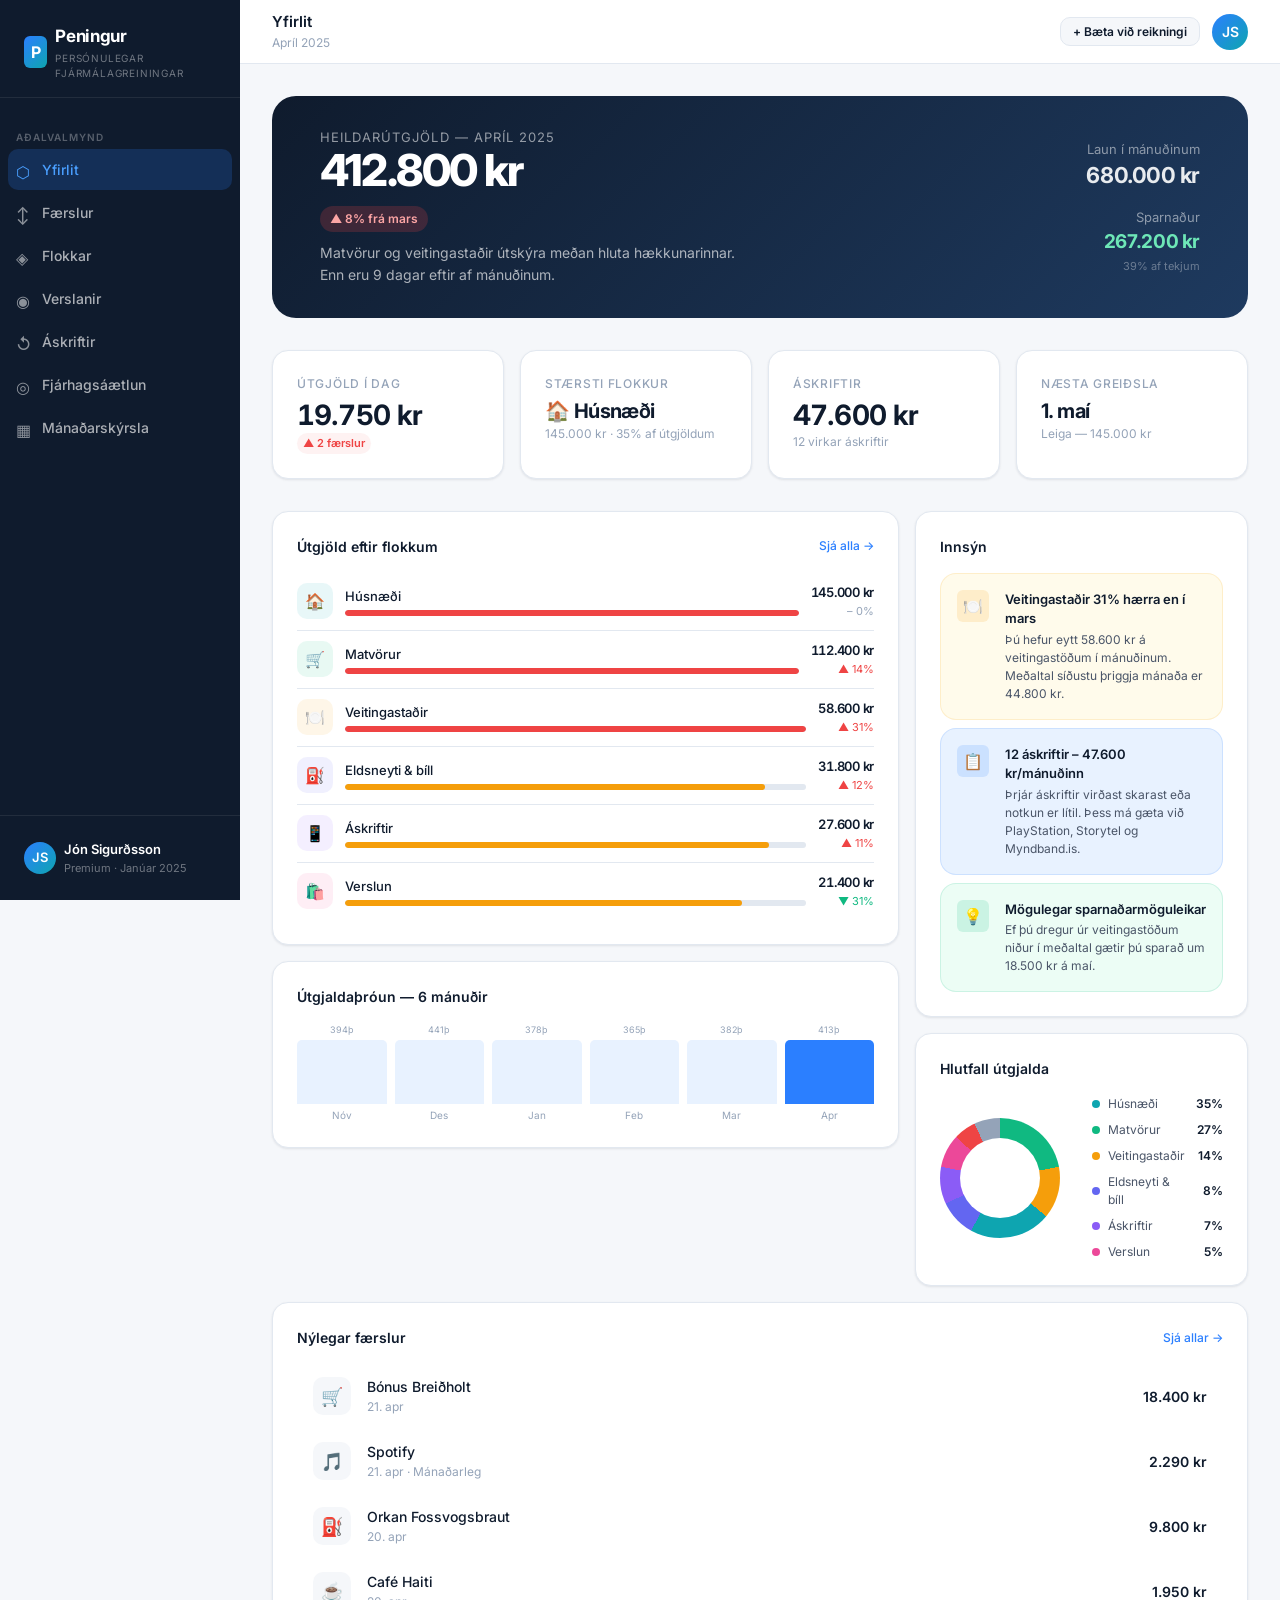
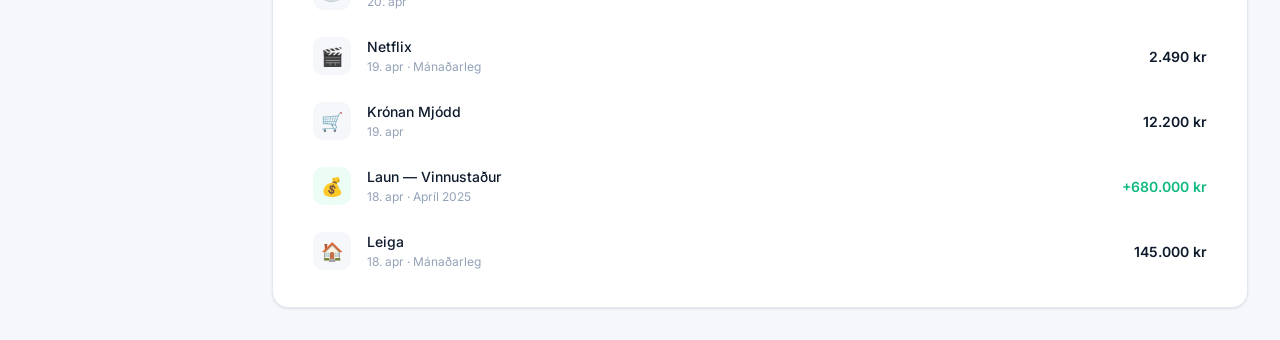
<file: index.html>
<!DOCTYPE html>
<html lang="is">
<head>
  <meta charset="UTF-8">
  <meta name="viewport" content="width=device-width, initial-scale=1.0">
  <title>Peningur — Yfirlit</title>
  <link rel="preconnect" href="https://fonts.googleapis.com">
  <link rel="preconnect" href="https://fonts.gstatic.com" crossorigin>
  <link href="https://fonts.googleapis.com/css2?family=Inter:wght@400;500;600;700;800&display=swap" rel="stylesheet">
  <link rel="stylesheet" href="css/design-system.css">
  <style>
    .welcome-banner {
      background: linear-gradient(135deg, var(--navy) 0%, #1e3a5f 100%);
      border-radius: var(--radius-xl);
      padding: var(--space-xl) var(--space-2xl);
      margin-bottom: var(--space-xl);
      color: white;
      display: flex;
      justify-content: space-between;
      align-items: center;
      gap: var(--space-xl);
    }
    .welcome-banner .big-number {
      font-size: 44px;
      font-weight: 800;
      letter-spacing: -0.04em;
      line-height: 1;
      margin-bottom: 6px;
    }
    .welcome-banner .big-label {
      font-size: 13px;
      color: rgba(255,255,255,0.55);
      text-transform: uppercase;
      letter-spacing: 0.08em;
    }
    .welcome-banner .change-pill {
      display: inline-flex;
      align-items: center;
      gap: 4px;
      background: rgba(239,68,68,0.2);
      color: #FCA5A5;
      font-size: 12px;
      font-weight: 600;
      padding: 4px 10px;
      border-radius: 99px;
      margin-top: 8px;
    }
    .banner-right {
      text-align: right;
      flex-shrink: 0;
    }
    .banner-right .income-line {
      font-size: 13px;
      color: rgba(255,255,255,0.5);
    }
    .banner-right .income-amt {
      font-size: 22px;
      font-weight: 700;
      color: rgba(255,255,255,0.9);
      letter-spacing: -0.02em;
    }
    .banner-narrative {
      font-size: 14px;
      color: rgba(255,255,255,0.65);
      max-width: 420px;
      line-height: 1.6;
      margin-top: 10px;
    }

    .cat-row {
      display: flex;
      align-items: center;
      gap: 12px;
      padding: 10px 0;
      border-bottom: 1px solid var(--border);
    }
    .cat-row:last-child { border-bottom: none; }
    .cat-icon-wrap {
      width: 36px;
      height: 36px;
      border-radius: var(--radius-md);
      display: flex;
      align-items: center;
      justify-content: center;
      font-size: 16px;
      flex-shrink: 0;
    }
    .cat-info { flex: 1; min-width: 0; }
    .cat-name { font-size: 13px; font-weight: 500; }
    .cat-bar-wrap { margin-top: 4px; }
    .cat-right { text-align: right; }
    .cat-amount { font-size: 13px; font-weight: 600; }
    .cat-change { font-size: 11px; margin-top: 1px; }
    .cat-change.up { color: var(--red); }
    .cat-change.down { color: var(--green); }
    .cat-change.flat { color: var(--text-muted); }

    .insight-grid {
      display: flex;
      flex-direction: column;
      gap: var(--space-sm);
    }

    .trend-wrap {
      display: flex;
      flex-direction: column;
      gap: 16px;
    }
    .trend-chart {
      display: flex;
      align-items: flex-end;
      gap: 8px;
      height: 100px;
    }
    .trend-bar-item {
      flex: 1;
      display: flex;
      flex-direction: column;
      align-items: center;
      justify-content: flex-end;
      gap: 4px;
      height: 100%;
    }
    .trend-bar-fill {
      width: 100%;
      border-radius: 5px 5px 0 0;
      background: var(--blue-pale);
      min-height: 4px;
    }
    .trend-bar-fill.current { background: var(--blue); }
    .trend-bar-label { font-size: 10px; color: var(--text-muted); }
    .trend-bar-amt { font-size: 9px; color: var(--text-muted); }

    .donut-row {
      display: flex;
      align-items: center;
      gap: var(--space-xl);
    }
    .donut-legend {
      flex: 1;
      display: flex;
      flex-direction: column;
      gap: 8px;
    }
    .legend-item {
      display: flex;
      align-items: center;
      gap: 8px;
      font-size: 12px;
    }
    .legend-dot {
      width: 8px;
      height: 8px;
      border-radius: 50%;
      flex-shrink: 0;
    }
    .legend-name { flex: 1; color: var(--text-secondary); }
    .legend-pct { font-weight: 600; color: var(--text-primary); min-width: 30px; text-align: right; }

    @media (max-width: 900px) {
      .welcome-banner { flex-direction: column; align-items: flex-start; }
      .banner-right { text-align: left; }
    }
  </style>
</head>
<body>
<div id="app-shell" class="app-shell"></div>

<script src="js/data.js"></script>
<script src="js/shell.js"></script>
<script>
  injectShell('dashboard', 'Yfirlit', 'Apríl 2025');

  const root = document.getElementById('page-root');
  const d = APP_DATA;
  const m = d.month;
  const maxTrend = Math.max(...d.monthlyTrend.map(x => x.amount));

  root.innerHTML = `
    <!-- Welcome Banner -->
    <div class="welcome-banner">
      <div>
        <div class="big-label">Heildarútgjöld — Apríl 2025</div>
        <div class="big-number">${m.totalSpent.toLocaleString('de-DE').replace(/\./g,'.')} kr</div>
        <div class="change-pill">▲ ${m.changePercent}% frá mars</div>
        <div class="banner-narrative">
          Matvörur og veitingastaðir útskýra meðan hluta hækkunarinnar.
          Enn eru ${m.daysLeft} dagar eftir af mánuðinum.
        </div>
      </div>
      <div class="banner-right">
        <div class="income-line">Laun í mánuðinum</div>
        <div class="income-amt">${m.income.toLocaleString('de-DE').replace(/\./g,'.')} kr</div>
        <div style="margin-top:16px">
          <div class="income-line">Sparnaður</div>
          <div style="font-size:19px;font-weight:700;color:#6EE7B7;letter-spacing:-0.02em">
            ${m.savings.toLocaleString('de-DE').replace(/\./g,'.')} kr
          </div>
          <div style="font-size:11px;color:rgba(255,255,255,0.35);margin-top:2px">${m.savingsRate}% af tekjum</div>
        </div>
      </div>
    </div>

    <!-- Stat Grid -->
    <div class="stat-grid">
      <div class="stat-card">
        <div class="stat-label">Útgjöld í dag</div>
        <div class="stat-value amount">19.750 kr</div>
        <div class="stat-sub">
          <span class="stat-badge up">▲ 2 færslur</span>
        </div>
      </div>
      <div class="stat-card">
        <div class="stat-label">Stærsti flokkur</div>
        <div class="stat-value" style="font-size:20px">🏠 Húsnæði</div>
        <div class="stat-sub">145.000 kr · 35% af útgjöldum</div>
      </div>
      <div class="stat-card">
        <div class="stat-label">Áskriftir</div>
        <div class="stat-value amount">47.600 kr</div>
        <div class="stat-sub">12 virkar áskriftir</div>
      </div>
      <div class="stat-card">
        <div class="stat-label">Næsta greiðsla</div>
        <div class="stat-value" style="font-size:20px">1. maí</div>
        <div class="stat-sub">Leiga — 145.000 kr</div>
      </div>
    </div>

    <!-- Main grid: categories + insight -->
    <div class="grid-2-1" style="margin-bottom:var(--space-md)">
      <!-- Left: Categories + trend -->
      <div style="display:flex;flex-direction:column;gap:var(--space-md)">

        <!-- Category breakdown -->
        <div class="card card-pad">
          <div class="card-header">
            <div class="card-title">Útgjöld eftir flokkum</div>
            <a href="pages/categories.html" class="card-action">Sjá alla →</a>
          </div>
          ${d.categories.slice(0,6).map(cat => {
            const change = pctChange(cat.amount, cat.lastMonth);
            const overBudget = cat.amount > cat.budget;
            const pctUsed = Math.min(Math.round((cat.amount / cat.budget) * 100), 100);
            const barColor = pctUsed >= 100 ? 'red' : pctUsed >= 85 ? 'amber' : 'green';
            return `
            <div class="cat-row">
              <div class="cat-icon-wrap" style="background:${cat.color}18">${cat.icon}</div>
              <div class="cat-info">
                <div class="cat-name">${cat.name}</div>
                <div class="cat-bar-wrap">
                  <div class="progress-track" style="margin-top:4px">
                    <div class="progress-fill ${barColor}" style="width:${pctUsed}%"></div>
                  </div>
                </div>
              </div>
              <div class="cat-right">
                <div class="cat-amount amount">${cat.amount.toLocaleString('de-DE')} kr</div>
                <div class="cat-change ${change > 0 ? 'up' : change < 0 ? 'down' : 'flat'}">
                  ${change > 0 ? '▲' : change < 0 ? '▼' : '–'} ${Math.abs(change)}%
                </div>
              </div>
            </div>`;
          }).join('')}
        </div>

        <!-- Trend chart -->
        <div class="card card-pad">
          <div class="card-header">
            <div class="card-title">Útgjaldaþróun — 6 mánuðir</div>
          </div>
          <div class="trend-chart">
            ${d.monthlyTrend.map((t, i) => {
              const h = Math.round((t.amount / maxTrend) * 90);
              const isCurrent = i === d.monthlyTrend.length - 1;
              return `<div class="trend-bar-item">
                <div class="trend-bar-amt">${Math.round(t.amount/1000)}þ</div>
                <div class="trend-bar-fill ${isCurrent ? 'current' : ''}" style="height:${h}%"></div>
                <div class="trend-bar-label">${t.month}</div>
              </div>`;
            }).join('')}
          </div>
        </div>
      </div>

      <!-- Right: Insights + donut + recent -->
      <div style="display:flex;flex-direction:column;gap:var(--space-md)">

        <!-- Insights -->
        <div class="card card-pad">
          <div class="card-header">
            <div class="card-title">Innsýn</div>
          </div>
          <div class="insight-grid">
            ${d.insights.map(ins => `
            <div class="insight-card ${ins.type}">
              <div class="insight-icon">${ins.icon}</div>
              <div class="insight-body">
                <div class="insight-title">${ins.title}</div>
                <div class="insight-text">${ins.text}</div>
              </div>
            </div>`).join('')}
          </div>
        </div>

        <!-- Category donut -->
        <div class="card card-pad">
          <div class="card-header">
            <div class="card-title">Hlutfall útgjalda</div>
          </div>
          <div class="donut-row">
            <div class="donut-placeholder"></div>
            <div class="donut-legend">
              ${d.categories.slice(0,6).map(c => `
              <div class="legend-item">
                <div class="legend-dot" style="background:${c.color}"></div>
                <div class="legend-name">${c.name}</div>
                <div class="legend-pct">${c.pct}%</div>
              </div>`).join('')}
            </div>
          </div>
        </div>

      </div>
    </div>

    <!-- Recent Transactions -->
    <div class="card card-pad">
      <div class="card-header">
        <div class="card-title">Nýlegar færslur</div>
        <a href="pages/transactions.html" class="card-action">Sjá allar →</a>
      </div>
      <div class="tx-list">
        ${d.transactions.slice(0,8).map(tx => {
          const isIncome = tx.amount > 0;
          return `
          <div class="tx-row">
            <div class="tx-icon" style="background:${isIncome ? 'var(--green-pale)' : 'var(--bg)'}">
              ${tx.icon}
            </div>
            <div class="tx-info">
              <div class="tx-merchant">${tx.merchant}</div>
              <div class="tx-meta">${formatDate(tx.date)}${tx.note ? ' · ' + tx.note : ''}</div>
            </div>
            <div class="tx-amount ${isIncome ? 'income' : ''}">
              ${isIncome ? '+' : ''}${Math.abs(tx.amount).toLocaleString('de-DE')} kr
            </div>
          </div>`;
        }).join('')}
      </div>
    </div>
  `;
</script>
</body>
</html>
</file>
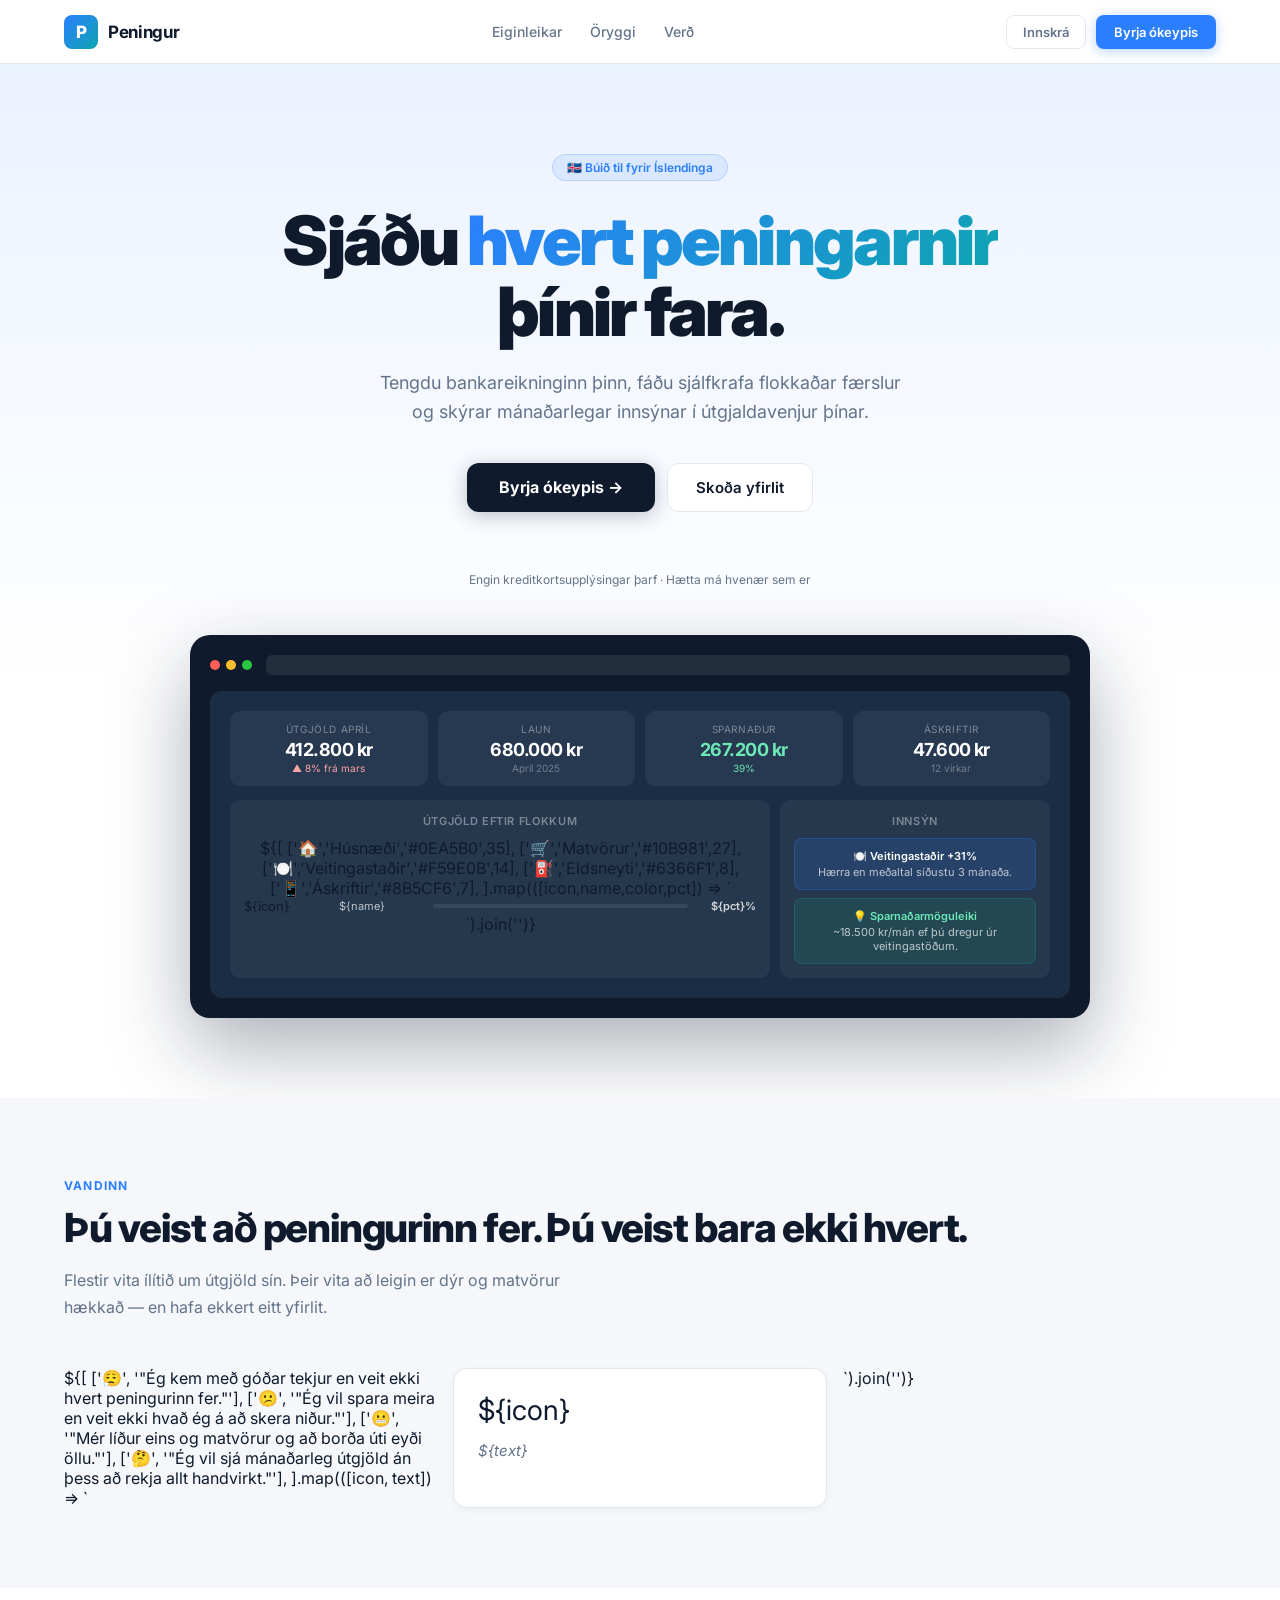
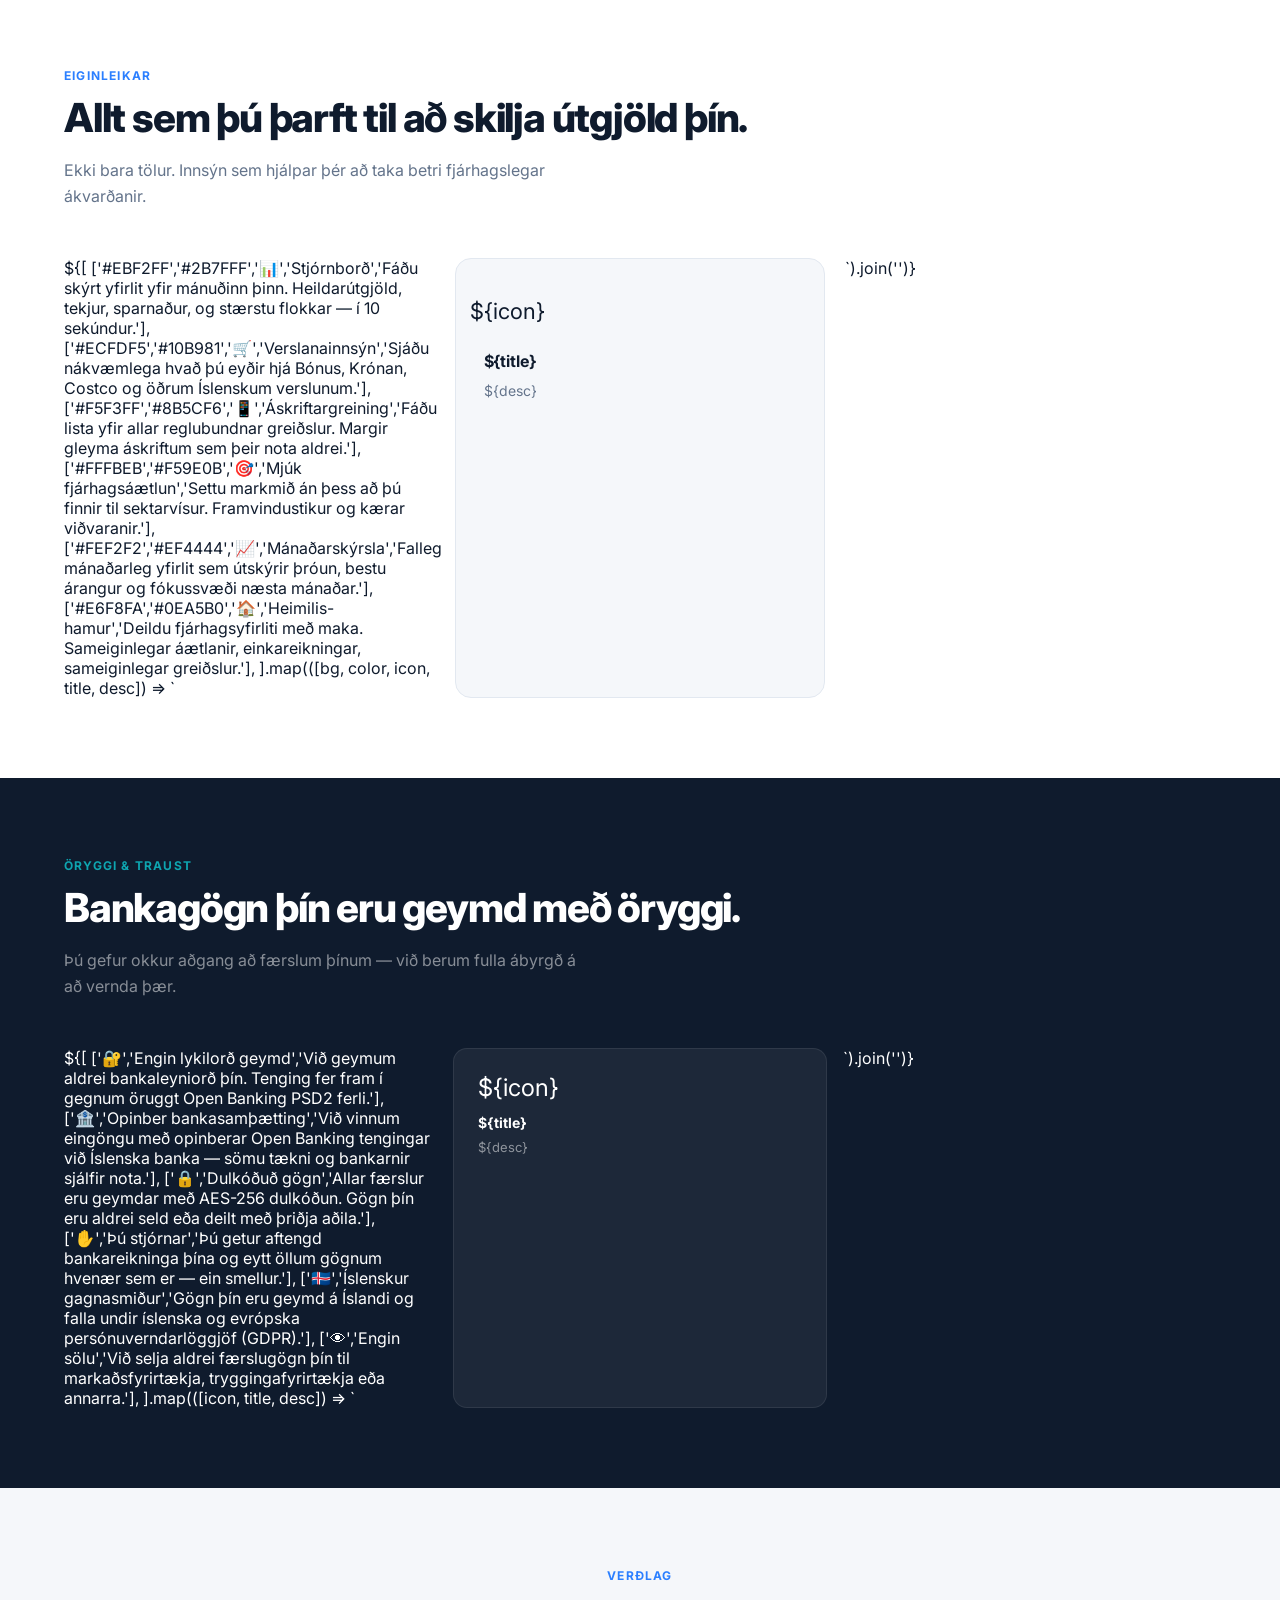
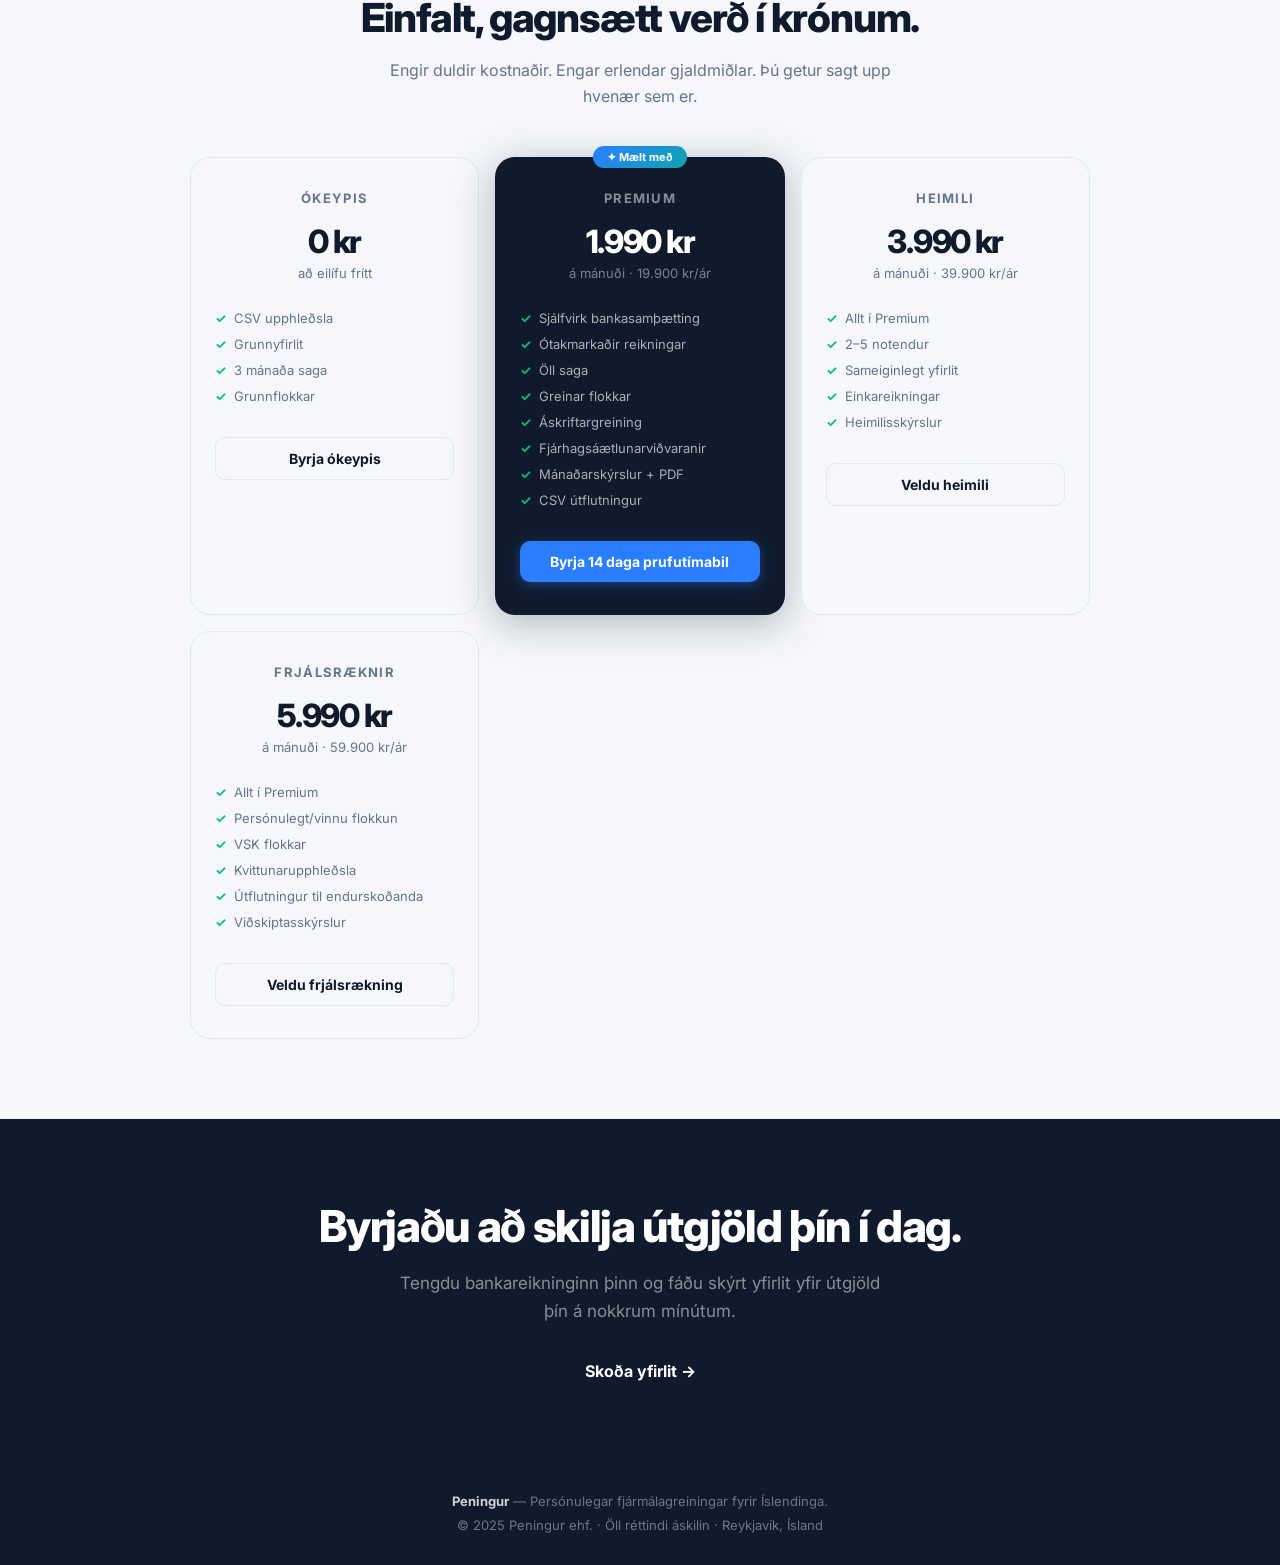
<file: landing.html>
<!DOCTYPE html>
<html lang="is">
<head>
  <meta charset="UTF-8">
  <meta name="viewport" content="width=device-width, initial-scale=1.0">
  <title>Peningur — Persónulegar fjármálagreiningar</title>
  <link rel="preconnect" href="https://fonts.googleapis.com">
  <link href="https://fonts.googleapis.com/css2?family=Inter:wght@400;500;600;700;800;900&display=swap" rel="stylesheet">
  <style>
    *, *::before, *::after { box-sizing: border-box; margin: 0; padding: 0; }
    :root {
      --navy: #0F1B2D;
      --navy-mid: #1A2D45;
      --blue: #2B7FFF;
      --teal: #0EA5B0;
      --white: #FFFFFF;
      --bg: #F5F7FA;
      --border: #E2E8F0;
      --text: #0F1B2D;
      --text-muted: #64748B;
      --green: #10B981;
      --amber: #F59E0B;
    }
    html { font-size: 16px; -webkit-font-smoothing: antialiased; scroll-behavior: smooth; }
    body { font-family: 'Inter', sans-serif; color: var(--text); background: var(--white); }
    a { color: inherit; text-decoration: none; }

    /* NAV */
    nav {
      position: sticky;
      top: 0;
      z-index: 100;
      background: rgba(255,255,255,0.92);
      backdrop-filter: blur(12px);
      border-bottom: 1px solid var(--border);
      padding: 0 5vw;
      height: 64px;
      display: flex;
      align-items: center;
      justify-content: space-between;
    }
    .nav-logo { display: flex; align-items: center; gap: 10px; }
    .nav-logo-icon {
      width: 34px; height: 34px;
      background: linear-gradient(135deg, var(--blue), var(--teal));
      border-radius: 8px;
      display: flex; align-items: center; justify-content: center;
      font-size: 17px; font-weight: 800; color: white; letter-spacing: -0.05em;
    }
    .nav-logo-text { font-size: 17px; font-weight: 700; letter-spacing: -0.02em; }
    .nav-links { display: flex; gap: 28px; }
    .nav-links a { font-size: 14px; font-weight: 500; color: var(--text-muted); transition: color 0.15s; }
    .nav-links a:hover { color: var(--text); }
    .nav-ctas { display: flex; gap: 10px; align-items: center; }
    .nav-ctas a { font-size: 13px; font-weight: 600; }
    .btn-outline {
      border: 1.5px solid var(--border);
      border-radius: 8px;
      padding: 8px 16px;
      color: var(--text-muted);
      transition: all 0.15s;
    }
    .btn-outline:hover { border-color: var(--blue); color: var(--blue); }
    .btn-solid {
      background: var(--blue);
      color: white;
      border-radius: 8px;
      padding: 9px 18px;
      box-shadow: 0 2px 12px rgba(43,127,255,0.35);
      transition: all 0.15s;
    }
    .btn-solid:hover { background: #4A9FFF; transform: translateY(-1px); }

    /* HERO */
    .hero {
      background: linear-gradient(180deg, #EBF2FF 0%, var(--white) 60%);
      padding: 90px 5vw 80px;
      text-align: center;
    }
    .hero-badge {
      display: inline-flex; align-items: center; gap: 6px;
      background: rgba(43,127,255,0.1);
      color: var(--blue);
      font-size: 12px; font-weight: 600;
      padding: 5px 14px; border-radius: 99px;
      margin-bottom: 24px;
      border: 1px solid rgba(43,127,255,0.2);
    }
    .hero h1 {
      font-size: clamp(36px, 6vw, 68px);
      font-weight: 900;
      letter-spacing: -0.04em;
      line-height: 1.05;
      max-width: 780px;
      margin: 0 auto 20px;
    }
    .hero h1 span {
      background: linear-gradient(135deg, var(--blue), var(--teal));
      -webkit-background-clip: text;
      -webkit-text-fill-color: transparent;
      background-clip: text;
    }
    .hero p {
      font-size: 18px;
      color: var(--text-muted);
      max-width: 540px;
      margin: 0 auto 36px;
      line-height: 1.65;
    }
    .hero-ctas { display: flex; justify-content: center; gap: 12px; flex-wrap: wrap; margin-bottom: 60px; }
    .hero-cta-primary {
      background: var(--navy);
      color: white;
      font-size: 16px; font-weight: 700;
      padding: 14px 32px;
      border-radius: 12px;
      transition: all 0.15s;
      box-shadow: 0 4px 20px rgba(15,27,45,0.25);
    }
    .hero-cta-primary:hover { background: var(--navy-mid); transform: translateY(-2px); }
    .hero-cta-secondary {
      background: white;
      color: var(--text);
      font-size: 15px; font-weight: 600;
      padding: 14px 28px;
      border-radius: 12px;
      border: 1.5px solid var(--border);
      transition: all 0.15s;
    }
    .hero-cta-secondary:hover { border-color: var(--blue); color: var(--blue); }
    .hero-sub { font-size: 12px; color: var(--text-muted); }

    /* DASHBOARD PREVIEW */
    .dashboard-preview {
      background: var(--navy);
      border-radius: 20px;
      padding: 20px;
      max-width: 900px;
      margin: 0 auto;
      box-shadow: 0 30px 80px rgba(15,27,45,0.35);
    }
    .preview-bar {
      display: flex; align-items: center; gap: 6px; margin-bottom: 16px;
    }
    .preview-dot { width: 10px; height: 10px; border-radius: 50%; }
    .preview-inner {
      background: #1A2D45;
      border-radius: 12px;
      padding: 20px;
    }
    .preview-stats {
      display: grid;
      grid-template-columns: repeat(4, 1fr);
      gap: 10px;
      margin-bottom: 14px;
    }
    .preview-stat {
      background: rgba(255,255,255,0.06);
      border-radius: 10px;
      padding: 12px;
    }
    .ps-label { font-size: 10px; color: rgba(255,255,255,0.4); text-transform: uppercase; letter-spacing: 0.06em; margin-bottom: 4px; }
    .ps-val { font-size: 18px; font-weight: 700; color: white; letter-spacing: -0.03em; }
    .ps-sub { font-size: 10px; color: rgba(255,255,255,0.35); margin-top: 2px; }
    .preview-grid {
      display: grid;
      grid-template-columns: 2fr 1fr;
      gap: 10px;
    }
    .preview-panel {
      background: rgba(255,255,255,0.05);
      border-radius: 10px;
      padding: 14px;
    }
    .pp-title { font-size: 11px; color: rgba(255,255,255,0.4); font-weight: 600; text-transform: uppercase; letter-spacing: 0.06em; margin-bottom: 10px; }
    .preview-cat-row {
      display: flex; align-items: center; gap: 8px; margin-bottom: 8px;
    }
    .preview-cat-row:last-child { margin-bottom: 0; }
    .pc-dot { width: 8px; height: 8px; border-radius: 50%; flex-shrink: 0; }
    .pc-name { font-size: 11px; color: rgba(255,255,255,0.7); flex: 1; }
    .pc-bar { flex: 2; height: 4px; background: rgba(255,255,255,0.08); border-radius: 99px; overflow: hidden; }
    .pc-fill { height: 100%; border-radius: 99px; }
    .pc-amt { font-size: 11px; font-weight: 600; color: rgba(255,255,255,0.8); min-width: 60px; text-align: right; }
    .preview-insight {
      background: rgba(43,127,255,0.15);
      border: 1px solid rgba(43,127,255,0.25);
      border-radius: 8px;
      padding: 10px;
      margin-bottom: 8px;
      font-size: 11px;
      color: rgba(255,255,255,0.7);
    }
    .preview-insight:last-child { margin-bottom: 0; }
    .pi-title { color: white; font-weight: 600; margin-bottom: 2px; }

    /* SECTION */
    section { padding: 80px 5vw; }
    .section-label {
      font-size: 12px;
      font-weight: 700;
      text-transform: uppercase;
      letter-spacing: 0.1em;
      color: var(--blue);
      margin-bottom: 12px;
    }
    .section-h2 {
      font-size: clamp(26px, 4vw, 40px);
      font-weight: 800;
      letter-spacing: -0.03em;
      line-height: 1.15;
      margin-bottom: 16px;
    }
    .section-sub {
      font-size: 16px;
      color: var(--text-muted);
      max-width: 520px;
      line-height: 1.65;
      margin-bottom: 48px;
    }

    /* PROBLEM */
    .problem-section { background: var(--bg); }
    .problem-quotes {
      display: grid;
      grid-template-columns: repeat(auto-fit, minmax(240px, 1fr));
      gap: var(--space, 16px);
    }
    .quote-card {
      background: white;
      border-radius: 14px;
      padding: 24px;
      border: 1px solid var(--border);
      box-shadow: 0 2px 8px rgba(0,0,0,0.04);
    }
    .quote-text {
      font-size: 15px;
      font-style: italic;
      color: var(--text-muted);
      line-height: 1.65;
      margin-bottom: 16px;
    }
    .quote-icon { font-size: 28px; margin-bottom: 12px; }

    /* FEATURES */
    .features-grid {
      display: grid;
      grid-template-columns: repeat(auto-fit, minmax(280px, 1fr));
      gap: 20px;
    }
    .feature-card {
      background: var(--bg);
      border-radius: 16px;
      padding: 28px;
      border: 1px solid var(--border);
      transition: all 0.15s;
    }
    .feature-card:hover { background: white; box-shadow: 0 8px 30px rgba(0,0,0,0.06); transform: translateY(-2px); }
    .feature-icon {
      width: 48px; height: 48px;
      border-radius: 12px;
      display: flex; align-items: center; justify-content: center;
      font-size: 22px;
      margin-bottom: 16px;
    }
    .feature-title { font-size: 16px; font-weight: 700; margin-bottom: 8px; letter-spacing: -0.01em; }
    .feature-desc { font-size: 14px; color: var(--text-muted); line-height: 1.65; }

    /* TRUST */
    .trust-section { background: var(--navy); color: white; }
    .trust-section .section-label { color: var(--teal); }
    .trust-section .section-h2 { color: white; }
    .trust-section .section-sub { color: rgba(255,255,255,0.5); }
    .trust-grid {
      display: grid;
      grid-template-columns: repeat(auto-fit, minmax(220px, 1fr));
      gap: 16px;
    }
    .trust-item {
      background: rgba(255,255,255,0.06);
      border-radius: 14px;
      padding: 24px;
      border: 1px solid rgba(255,255,255,0.08);
    }
    .trust-item-icon { font-size: 24px; margin-bottom: 12px; }
    .trust-item-title { font-size: 14px; font-weight: 700; color: white; margin-bottom: 6px; }
    .trust-item-desc { font-size: 13px; color: rgba(255,255,255,0.5); line-height: 1.6; }

    /* PRICING */
    .pricing-grid {
      display: grid;
      grid-template-columns: repeat(auto-fit, minmax(220px, 1fr));
      gap: 16px;
      max-width: 900px;
      margin: 0 auto;
    }
    .price-card {
      background: var(--bg);
      border: 1.5px solid var(--border);
      border-radius: 20px;
      padding: 32px 24px;
      text-align: center;
      position: relative;
      transition: all 0.15s;
    }
    .price-card:hover { transform: translateY(-2px); box-shadow: 0 12px 40px rgba(0,0,0,0.08); }
    .price-card.featured {
      background: var(--navy);
      border-color: transparent;
      color: white;
      box-shadow: 0 8px 40px rgba(15,27,45,0.3);
    }
    .recommended-badge {
      position: absolute; top: -12px; left: 50%; transform: translateX(-50%);
      background: linear-gradient(135deg, var(--blue), var(--teal));
      color: white; font-size: 11px; font-weight: 700;
      padding: 4px 14px; border-radius: 99px;
      white-space: nowrap;
    }
    .price-plan { font-size: 13px; font-weight: 700; text-transform: uppercase; letter-spacing: 0.1em; color: var(--text-muted); margin-bottom: 16px; }
    .price-card.featured .price-plan { color: rgba(255,255,255,0.5); }
    .price-amount { font-size: 32px; font-weight: 800; letter-spacing: -0.04em; margin-bottom: 4px; }
    .price-period { font-size: 13px; color: var(--text-muted); margin-bottom: 24px; }
    .price-card.featured .price-period { color: rgba(255,255,255,0.45); }
    .price-features { list-style: none; text-align: left; margin-bottom: 28px; }
    .price-features li { font-size: 13px; padding: 5px 0; display: flex; align-items: flex-start; gap: 8px; color: var(--text-muted); }
    .price-card.featured .price-features li { color: rgba(255,255,255,0.65); }
    .price-features li::before { content: '✓'; color: var(--green); font-weight: 700; flex-shrink: 0; }
    .price-btn {
      display: block; width: 100%;
      padding: 12px; border-radius: 10px;
      font-size: 14px; font-weight: 700;
      text-align: center; cursor: pointer;
      border: none; font-family: inherit;
      transition: all 0.15s;
    }
    .price-btn.primary { background: var(--blue); color: white; box-shadow: 0 3px 12px rgba(43,127,255,0.35); }
    .price-btn.primary:hover { background: #4A9FFF; }
    .price-btn.outline { background: transparent; border: 1.5px solid rgba(255,255,255,0.2); color: white; }
    .price-btn.outline:hover { background: rgba(255,255,255,0.08); }
    .price-btn.plain { background: transparent; border: 1.5px solid var(--border); color: var(--text); }
    .price-btn.plain:hover { border-color: var(--blue); color: var(--blue); }

    /* FOOTER */
    footer {
      background: var(--navy);
      color: rgba(255,255,255,0.4);
      text-align: center;
      padding: 32px 5vw;
      font-size: 13px;
    }
    footer strong { color: rgba(255,255,255,0.8); }

    @media (max-width: 700px) {
      .nav-links { display: none; }
      .preview-stats { grid-template-columns: 1fr 1fr; }
      .preview-grid { grid-template-columns: 1fr; }
      .hero h1 { font-size: 32px; }
    }
  </style>
</head>
<body>

<!-- NAV -->
<nav>
  <div class="nav-logo">
    <div class="nav-logo-icon">P</div>
    <div class="nav-logo-text">Peningur</div>
  </div>
  <div class="nav-links">
    <a href="#features">Eiginleikar</a>
    <a href="#trust">Öryggi</a>
    <a href="#pricing">Verð</a>
  </div>
  <div class="nav-ctas">
    <a href="index.html" class="btn-outline">Innskrá</a>
    <a href="index.html" class="btn-solid">Byrja ókeypis</a>
  </div>
</nav>

<!-- HERO -->
<section class="hero">
  <div class="hero-badge">🇮🇸 Búið til fyrir Íslendinga</div>
  <h1>Sjáðu <span>hvert peningarnir</span> þínir fara.</h1>
  <p>Tengdu bankareikninginn þinn, fáðu sjálfkrafa flokkaðar færslur og skýrar mánaðarlegar innsýnar í útgjaldavenjur þínar.</p>
  <div class="hero-ctas">
    <a href="index.html" class="hero-cta-primary">Byrja ókeypis →</a>
    <a href="index.html" class="hero-cta-secondary">Skoða yfirlit</a>
  </div>
  <div class="hero-sub">Engin kreditkortsupplýsingar þarf · Hætta má hvenær sem er</div>

  <!-- Dashboard preview -->
  <div class="dashboard-preview" style="margin-top:48px">
    <div class="preview-bar">
      <div class="preview-dot" style="background:#FF5F57"></div>
      <div class="preview-dot" style="background:#FFBD2E"></div>
      <div class="preview-dot" style="background:#28C840"></div>
      <div style="flex:1;background:rgba(255,255,255,0.08);border-radius:6px;height:20px;margin-left:8px"></div>
    </div>
    <div class="preview-inner">
      <div class="preview-stats">
        <div class="preview-stat">
          <div class="ps-label">Útgjöld apríl</div>
          <div class="ps-val">412.800 kr</div>
          <div class="ps-sub" style="color:#FCA5A5">▲ 8% frá mars</div>
        </div>
        <div class="preview-stat">
          <div class="ps-label">Laun</div>
          <div class="ps-val">680.000 kr</div>
          <div class="ps-sub">Apríl 2025</div>
        </div>
        <div class="preview-stat">
          <div class="ps-label">Sparnaður</div>
          <div class="ps-val" style="color:#6EE7B7">267.200 kr</div>
          <div class="ps-sub" style="color:#6EE7B7">39%</div>
        </div>
        <div class="preview-stat">
          <div class="ps-label">Áskriftir</div>
          <div class="ps-val">47.600 kr</div>
          <div class="ps-sub">12 virkar</div>
        </div>
      </div>
      <div class="preview-grid">
        <div class="preview-panel">
          <div class="pp-title">Útgjöld eftir flokkum</div>
          ${[
            ['🏠','Húsnæði','#0EA5B0',35],
            ['🛒','Matvörur','#10B981',27],
            ['🍽️','Veitingastaðir','#F59E0B',14],
            ['⛽','Eldsneyti','#6366F1',8],
            ['📱','Áskriftir','#8B5CF6',7],
          ].map(([icon,name,color,pct]) => `
            <div class="preview-cat-row">
              <span style="font-size:13px">${icon}</span>
              <div class="pc-name">${name}</div>
              <div class="pc-bar"><div class="pc-fill" style="width:${pct*2.5}%;background:${color}"></div></div>
              <div class="pc-amt">${pct}%</div>
            </div>`).join('')}
        </div>
        <div class="preview-panel">
          <div class="pp-title">Innsýn</div>
          <div class="preview-insight">
            <div class="pi-title">🍽️ Veitingastaðir +31%</div>
            Hærra en meðaltal síðustu 3 mánaða.
          </div>
          <div class="preview-insight" style="background:rgba(16,185,129,0.12);border-color:rgba(16,185,129,0.2)">
            <div class="pi-title" style="color:#6EE7B7">💡 Sparnaðarmöguleiki</div>
            ~18.500 kr/mán ef þú dregur úr veitingastöðum.
          </div>
        </div>
      </div>
    </div>
  </div>
</section>

<!-- PROBLEM -->
<section class="problem-section" id="problem">
  <div class="section-label">Vandinn</div>
  <h2 class="section-h2">Þú veist að peningurinn fer. Þú veist bara ekki hvert.</h2>
  <p class="section-sub">Flestir vita ílítið um útgjöld sín. Þeir vita að leigin er dýr og matvörur hækkað — en hafa ekkert eitt yfirlit.</p>
  <div class="problem-quotes">
    ${[
      ['😮‍💨', '"Ég kem með góðar tekjur en veit ekki hvert peningurinn fer."'],
      ['😕', '"Ég vil spara meira en veit ekki hvað ég á að skera niður."'],
      ['😬', '"Mér líður eins og matvörur og að borða úti eyði öllu."'],
      ['🤔', '"Ég vil sjá mánaðarleg útgjöld án þess að rekja allt handvirkt."'],
    ].map(([icon, text]) => `
      <div class="quote-card">
        <div class="quote-icon">${icon}</div>
        <div class="quote-text">${text}</div>
      </div>`).join('')}
  </div>
</section>

<!-- FEATURES -->
<section id="features">
  <div class="section-label">Eiginleikar</div>
  <h2 class="section-h2">Allt sem þú þarft til að skilja útgjöld þín.</h2>
  <p class="section-sub">Ekki bara tölur. Innsýn sem hjálpar þér að taka betri fjárhagslegar ákvarðanir.</p>
  <div class="features-grid">
    ${[
      ['#EBF2FF','#2B7FFF','📊','Stjórnborð','Fáðu skýrt yfirlit yfir mánuðinn þinn. Heildarútgjöld, tekjur, sparnaður, og stærstu flokkar — í 10 sekúndur.'],
      ['#ECFDF5','#10B981','🛒','Verslanainnsýn','Sjáðu nákvæmlega hvað þú eyðir hjá Bónus, Krónan, Costco og öðrum Íslenskum verslunum.'],
      ['#F5F3FF','#8B5CF6','📱','Áskriftargreining','Fáðu lista yfir allar reglubundnar greiðslur. Margir gleyma áskriftum sem þeir nota aldrei.'],
      ['#FFFBEB','#F59E0B','🎯','Mjúk fjárhagsáætlun','Settu markmið án þess að þú finnir til sektarvísur. Framvindustikur og kærar viðvaranir.'],
      ['#FEF2F2','#EF4444','📈','Mánaðarskýrsla','Falleg mánaðarleg yfirlit sem útskýrir þróun, bestu árangur og fókussvæði næsta mánaðar.'],
      ['#E6F8FA','#0EA5B0','🏠','Heimilis-hamur','Deildu fjárhagsyfirliti með maka. Sameiginlegar áætlanir, einkareikningar, sameiginlegar greiðslur.'],
    ].map(([bg, color, icon, title, desc]) => `
      <div class="feature-card">
        <div class="feature-icon" style="background:${bg}">${icon}</div>
        <div class="feature-title">${title}</div>
        <div class="feature-desc">${desc}</div>
      </div>`).join('')}
  </div>
</section>

<!-- TRUST -->
<section class="trust-section" id="trust">
  <div class="section-label">Öryggi & traust</div>
  <h2 class="section-h2">Bankagögn þín eru geymd með öryggi.</h2>
  <p class="section-sub">Þú gefur okkur aðgang að færslum þínum — við berum fulla ábyrgð á að vernda þær.</p>
  <div class="trust-grid">
    ${[
      ['🔐','Engin lykilorð geymd','Við geymum aldrei bankaleyniorð þín. Tenging fer fram í gegnum öruggt Open Banking PSD2 ferli.'],
      ['🏦','Opinber bankasamþætting','Við vinnum eingöngu með opinberar Open Banking tengingar við Íslenska banka — sömu tækni og bankarnir sjálfir nota.'],
      ['🔒','Dulkóðuð gögn','Allar færslur eru geymdar með AES-256 dulkóðun. Gögn þín eru aldrei seld eða deilt með þriðja aðila.'],
      ['✋','Þú stjórnar','Þú getur aftengd bankareikninga þína og eytt öllum gögnum hvenær sem er — ein smellur.'],
      ['🇮🇸','Íslenskur gagnasmiður','Gögn þín eru geymd á Íslandi og falla undir íslenska og evrópska persónuverndarlöggjöf (GDPR).'],
      ['👁','Engin sölu','Við selja aldrei færslugögn þín til markaðsfyrirtækja, tryggingafyrirtækja eða annarra.'],
    ].map(([icon, title, desc]) => `
      <div class="trust-item">
        <div class="trust-item-icon">${icon}</div>
        <div class="trust-item-title">${title}</div>
        <div class="trust-item-desc">${desc}</div>
      </div>`).join('')}
  </div>
</section>

<!-- PRICING -->
<section id="pricing" style="background:var(--bg)">
  <div style="text-align:center;margin-bottom:48px">
    <div class="section-label" style="justify-content:center;display:flex">Verðlag</div>
    <h2 class="section-h2">Einfalt, gagnsætt verð í krónum.</h2>
    <p class="section-sub" style="margin:0 auto">Engir duldir kostnaðir. Engar erlendar gjaldmiðlar. Þú getur sagt upp hvenær sem er.</p>
  </div>
  <div class="pricing-grid">
    <!-- Free -->
    <div class="price-card">
      <div class="price-plan">Ókeypis</div>
      <div class="price-amount">0 kr</div>
      <div class="price-period">að eilífu frítt</div>
      <ul class="price-features">
        <li>CSV upphleðsla</li>
        <li>Grunnyfirlit</li>
        <li>3 mánaða saga</li>
        <li>Grunnflokkar</li>
      </ul>
      <button class="price-btn plain" onclick="location.href='index.html'">Byrja ókeypis</button>
    </div>

    <!-- Premium (featured) -->
    <div class="price-card featured">
      <div class="recommended-badge">✦ Mælt með</div>
      <div class="price-plan">Premium</div>
      <div class="price-amount">1.990 kr</div>
      <div class="price-period">á mánuði · 19.900 kr/ár</div>
      <ul class="price-features">
        <li>Sjálfvirk bankasamþætting</li>
        <li>Ótakmarkaðir reikningar</li>
        <li>Öll saga</li>
        <li>Greinar flokkar</li>
        <li>Áskriftargreining</li>
        <li>Fjárhagsáætlunarviðvaranir</li>
        <li>Mánaðarskýrslur + PDF</li>
        <li>CSV útflutningur</li>
      </ul>
      <button class="price-btn primary" onclick="location.href='index.html'">Byrja 14 daga prufutímabil</button>
    </div>

    <!-- Household -->
    <div class="price-card">
      <div class="price-plan">Heimili</div>
      <div class="price-amount">3.990 kr</div>
      <div class="price-period">á mánuði · 39.900 kr/ár</div>
      <ul class="price-features">
        <li>Allt í Premium</li>
        <li>2–5 notendur</li>
        <li>Sameiginlegt yfirlit</li>
        <li>Einkareikningar</li>
        <li>Heimilisskýrslur</li>
      </ul>
      <button class="price-btn plain" onclick="location.href='index.html'">Veldu heimili</button>
    </div>

    <!-- Freelancer -->
    <div class="price-card">
      <div class="price-plan">Frjálsræknir</div>
      <div class="price-amount">5.990 kr</div>
      <div class="price-period">á mánuði · 59.900 kr/ár</div>
      <ul class="price-features">
        <li>Allt í Premium</li>
        <li>Persónulegt/vinnu flokkun</li>
        <li>VSK flokkar</li>
        <li>Kvittunarupphleðsla</li>
        <li>Útflutningur til endurskoðanda</li>
        <li>Viðskiptasskýrslur</li>
      </ul>
      <button class="price-btn plain" onclick="location.href='index.html'">Veldu frjálsrækning</button>
    </div>
  </div>
</section>

<!-- CTA BANNER -->
<section style="background:var(--navy);text-align:center;padding:80px 5vw">
  <h2 style="font-size:clamp(28px,4vw,44px);font-weight:800;color:white;letter-spacing:-0.03em;margin-bottom:16px">
    Byrjaðu að skilja útgjöld þín í dag.
  </h2>
  <p style="font-size:17px;color:rgba(255,255,255,0.5);max-width:480px;margin:0 auto 36px;line-height:1.65">
    Tengdu bankareikninginn þinn og fáðu skýrt yfirlit yfir útgjöld þín á nokkrum mínútum.
  </p>
  <a href="index.html" class="hero-cta-primary">Skoða yfirlit →</a>
</section>

<!-- FOOTER -->
<footer>
  <strong>Peningur</strong> — Persónulegar fjármálagreiningar fyrir Íslendinga.<br>
  <span style="margin-top:8px;display:block">© 2025 Peningur ehf. · Öll réttindi áskilin · Reykjavík, Ísland</span>
</footer>

</body>
</html>
</file>
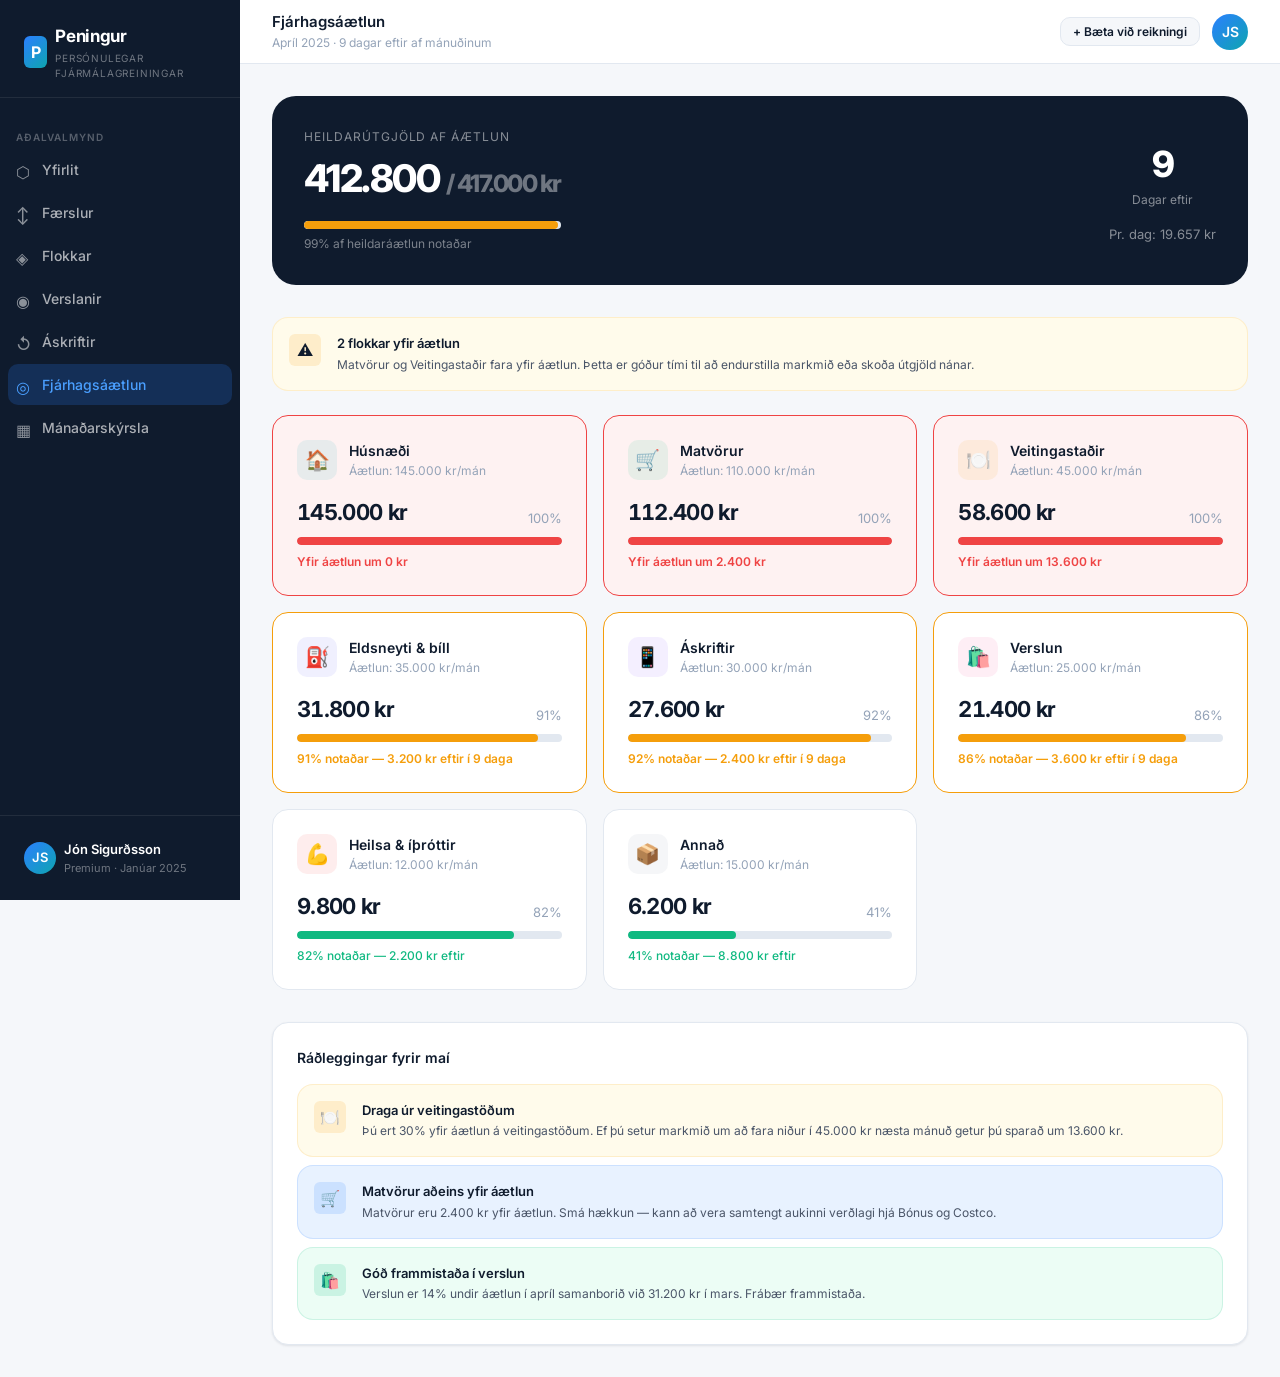
<file: pages/budgets.html>
<!DOCTYPE html>
<html lang="is">
<head>
  <meta charset="UTF-8">
  <meta name="viewport" content="width=device-width, initial-scale=1.0">
  <title>Peningur — Fjárhagsáætlun</title>
  <link href="https://fonts.googleapis.com/css2?family=Inter:wght@400;500;600;700&display=swap" rel="stylesheet">
  <link rel="stylesheet" href="../css/design-system.css">
  <style>
    .budget-card {
      background: white;
      border: 1px solid var(--border);
      border-radius: var(--radius-lg);
      padding: var(--space-lg);
      transition: box-shadow 0.15s;
    }
    .budget-card:hover { box-shadow: var(--shadow-md); }
    .budget-card.over { border-color: var(--red); background: var(--red-pale); }
    .budget-card.warning { border-color: var(--amber); }

    .budget-top {
      display: flex;
      align-items: center;
      gap: 12px;
      margin-bottom: var(--space-md);
    }
    .budget-icon {
      width: 40px;
      height: 40px;
      border-radius: var(--radius-md);
      display: flex;
      align-items: center;
      justify-content: center;
      font-size: 20px;
    }
    .budget-name { font-size: 14px; font-weight: 600; }
    .budget-spent { font-size: 12px; color: var(--text-muted); margin-top: 1px; }

    .budget-numbers {
      display: flex;
      justify-content: space-between;
      align-items: flex-end;
      margin-bottom: 8px;
    }
    .budget-current { font-size: 22px; font-weight: 700; letter-spacing: -0.03em; }
    .budget-limit { font-size: 13px; color: var(--text-muted); }

    .budget-status {
      font-size: 12px;
      margin-top: 8px;
    }
    .budget-status.over { color: var(--red); font-weight: 600; }
    .budget-status.warn { color: var(--amber); font-weight: 600; }
    .budget-status.ok { color: var(--green); font-weight: 500; }

    .budget-grid {
      display: grid;
      grid-template-columns: repeat(auto-fill, minmax(260px, 1fr));
      gap: var(--space-md);
      margin-bottom: var(--space-xl);
    }

    .total-banner {
      background: var(--navy);
      border-radius: var(--radius-xl);
      padding: var(--space-xl);
      color: white;
      display: flex;
      justify-content: space-between;
      align-items: center;
      margin-bottom: var(--space-xl);
    }
    .total-banner .ttl { font-size: 38px; font-weight: 800; letter-spacing: -0.04em; }
    .total-banner .ttl-sub { font-size: 12px; color: rgba(255,255,255,0.5); text-transform: uppercase; letter-spacing: 0.08em; margin-bottom: 4px; }

    .days-remaining {
      text-align: center;
    }
    .days-num { font-size: 36px; font-weight: 800; letter-spacing: -0.04em; }
    .days-label { font-size: 12px; color: rgba(255,255,255,0.5); }

    .budget-tips {
      display: flex;
      flex-direction: column;
      gap: var(--space-sm);
    }
  </style>
</head>
<body>
<div id="app-shell" class="app-shell"></div>
<script src="../js/data.js"></script>
<script src="../js/shell.js"></script>
<script>
  injectShell('budgets', 'Fjárhagsáætlun', 'Apríl 2025 · 9 dagar eftir af mánuðinum');
  const root = document.getElementById('page-root');
  const d = APP_DATA;
  const m = d.month;

  const totalBudget = d.categories.reduce((s, c) => s + c.budget, 0);
  const totalSpent = d.categories.reduce((s, c) => s + c.amount, 0);
  const overallPct = Math.round((totalSpent / totalBudget) * 100);
  const overBudgetCats = d.categories.filter(c => c.amount > c.budget);
  const warningCats = d.categories.filter(c => c.amount <= c.budget && (c.amount/c.budget) >= 0.85);

  function getStatus(cat) {
    const pct = (cat.amount / cat.budget) * 100;
    if (pct >= 100) return 'over';
    if (pct >= 85) return 'warning';
    return 'ok';
  }

  function statusMsg(cat) {
    const pct = Math.round((cat.amount / cat.budget) * 100);
    const remaining = cat.budget - cat.amount;
    const daysLeft = m.daysLeft;
    if (pct >= 100) {
      return `Yfir áætlun um ${Math.abs(remaining).toLocaleString('de-DE')} kr`;
    }
    if (pct >= 85) {
      return `${pct}% notaðar — ${remaining.toLocaleString('de-DE')} kr eftir í ${daysLeft} daga`;
    }
    return `${pct}% notaðar — ${remaining.toLocaleString('de-DE')} kr eftir`;
  }

  root.innerHTML = `
    <!-- Total banner -->
    <div class="total-banner">
      <div>
        <div class="ttl-sub">Heildarútgjöld af áætlun</div>
        <div class="ttl">${totalSpent.toLocaleString('de-DE')} <span style="font-size:24px;opacity:0.4">/ ${totalBudget.toLocaleString('de-DE')} kr</span></div>
        <div style="margin-top:14px;max-width:400px">
          <div class="progress-track" style="height:8px">
            <div class="progress-fill ${overallPct >= 100 ? 'red' : overallPct >= 85 ? 'amber' : 'blue'}" style="width:${Math.min(overallPct,100)}%"></div>
          </div>
          <div style="font-size:12px;color:rgba(255,255,255,0.45);margin-top:6px">${overallPct}% af heildaráætlun notaðar</div>
        </div>
      </div>
      <div class="days-remaining">
        <div class="days-num">${m.daysLeft}</div>
        <div class="days-label">Dagar eftir</div>
        <div style="margin-top:16px;font-size:13px;color:rgba(255,255,255,0.5)">
          Pr. dag: ${Math.round(totalSpent/m.daysPassed).toLocaleString('de-DE')} kr
        </div>
      </div>
    </div>

    ${overBudgetCats.length > 0 ? `
    <div class="insight-card warning" style="margin-bottom:var(--space-lg)">
      <div class="insight-icon">⚠️</div>
      <div class="insight-body">
        <div class="insight-title">${overBudgetCats.length} flokk${overBudgetCats.length > 1 ? 'ar' : 'ur'} yfir áætlun</div>
        <div class="insight-text">${overBudgetCats.map(c => c.name).join(' og ')} fara yfir áætlun. Þetta er góður tími til að endurstilla markmið eða skoða útgjöld nánar.</div>
      </div>
    </div>` : ''}

    <!-- Budget cards grid -->
    <div class="budget-grid">
      ${d.categories.map(cat => {
        const pct = Math.min(Math.round((cat.amount / cat.budget) * 100), 100);
        const status = getStatus(cat);
        const barColor = status === 'over' ? 'red' : status === 'warning' ? 'amber' : 'green';
        const remaining = cat.budget - cat.amount;

        return `
        <div class="budget-card ${status}">
          <div class="budget-top">
            <div class="budget-icon" style="background:${cat.color}18">${cat.icon}</div>
            <div>
              <div class="budget-name">${cat.name}</div>
              <div class="budget-spent">Áætlun: ${cat.budget.toLocaleString('de-DE')} kr/mán</div>
            </div>
          </div>

          <div class="budget-numbers">
            <div class="budget-current amount">${cat.amount.toLocaleString('de-DE')} kr</div>
            <div class="budget-limit">${pct}%</div>
          </div>

          <div class="progress-track" style="height:8px">
            <div class="progress-fill ${barColor}" style="width:${pct}%"></div>
          </div>

          <div class="budget-status ${status === 'over' ? 'over' : status === 'warning' ? 'warn' : 'ok'}">
            ${statusMsg(cat)}
          </div>
        </div>`;
      }).join('')}
    </div>

    <!-- Tips -->
    <div class="card card-pad">
      <div class="card-header">
        <div class="card-title">Ráðleggingar fyrir maí</div>
      </div>
      <div class="budget-tips">
        <div class="insight-card warning">
          <div class="insight-icon">🍽️</div>
          <div class="insight-body">
            <div class="insight-title">Draga úr veitingastöðum</div>
            <div class="insight-text">Þú ert 30% yfir áætlun á veitingastöðum. Ef þú setur markmið um að fara niður í 45.000 kr næsta mánuð getur þú sparað um 13.600 kr.</div>
          </div>
        </div>
        <div class="insight-card info">
          <div class="insight-icon">🛒</div>
          <div class="insight-body">
            <div class="insight-title">Matvörur aðeins yfir áætlun</div>
            <div class="insight-text">Matvörur eru 2.400 kr yfir áætlun. Smá hækkun — kann að vera samtengt aukinni verðlagi hjá Bónus og Costco.</div>
          </div>
        </div>
        <div class="insight-card positive">
          <div class="insight-icon">🛍️</div>
          <div class="insight-body">
            <div class="insight-title">Góð frammistaða í verslun</div>
            <div class="insight-text">Verslun er 14% undir áætlun í apríl samanborið við 31.200 kr í mars. Frábær frammistaða.</div>
          </div>
        </div>
      </div>
    </div>
  `;
</script>
</body>
</html>
</file>
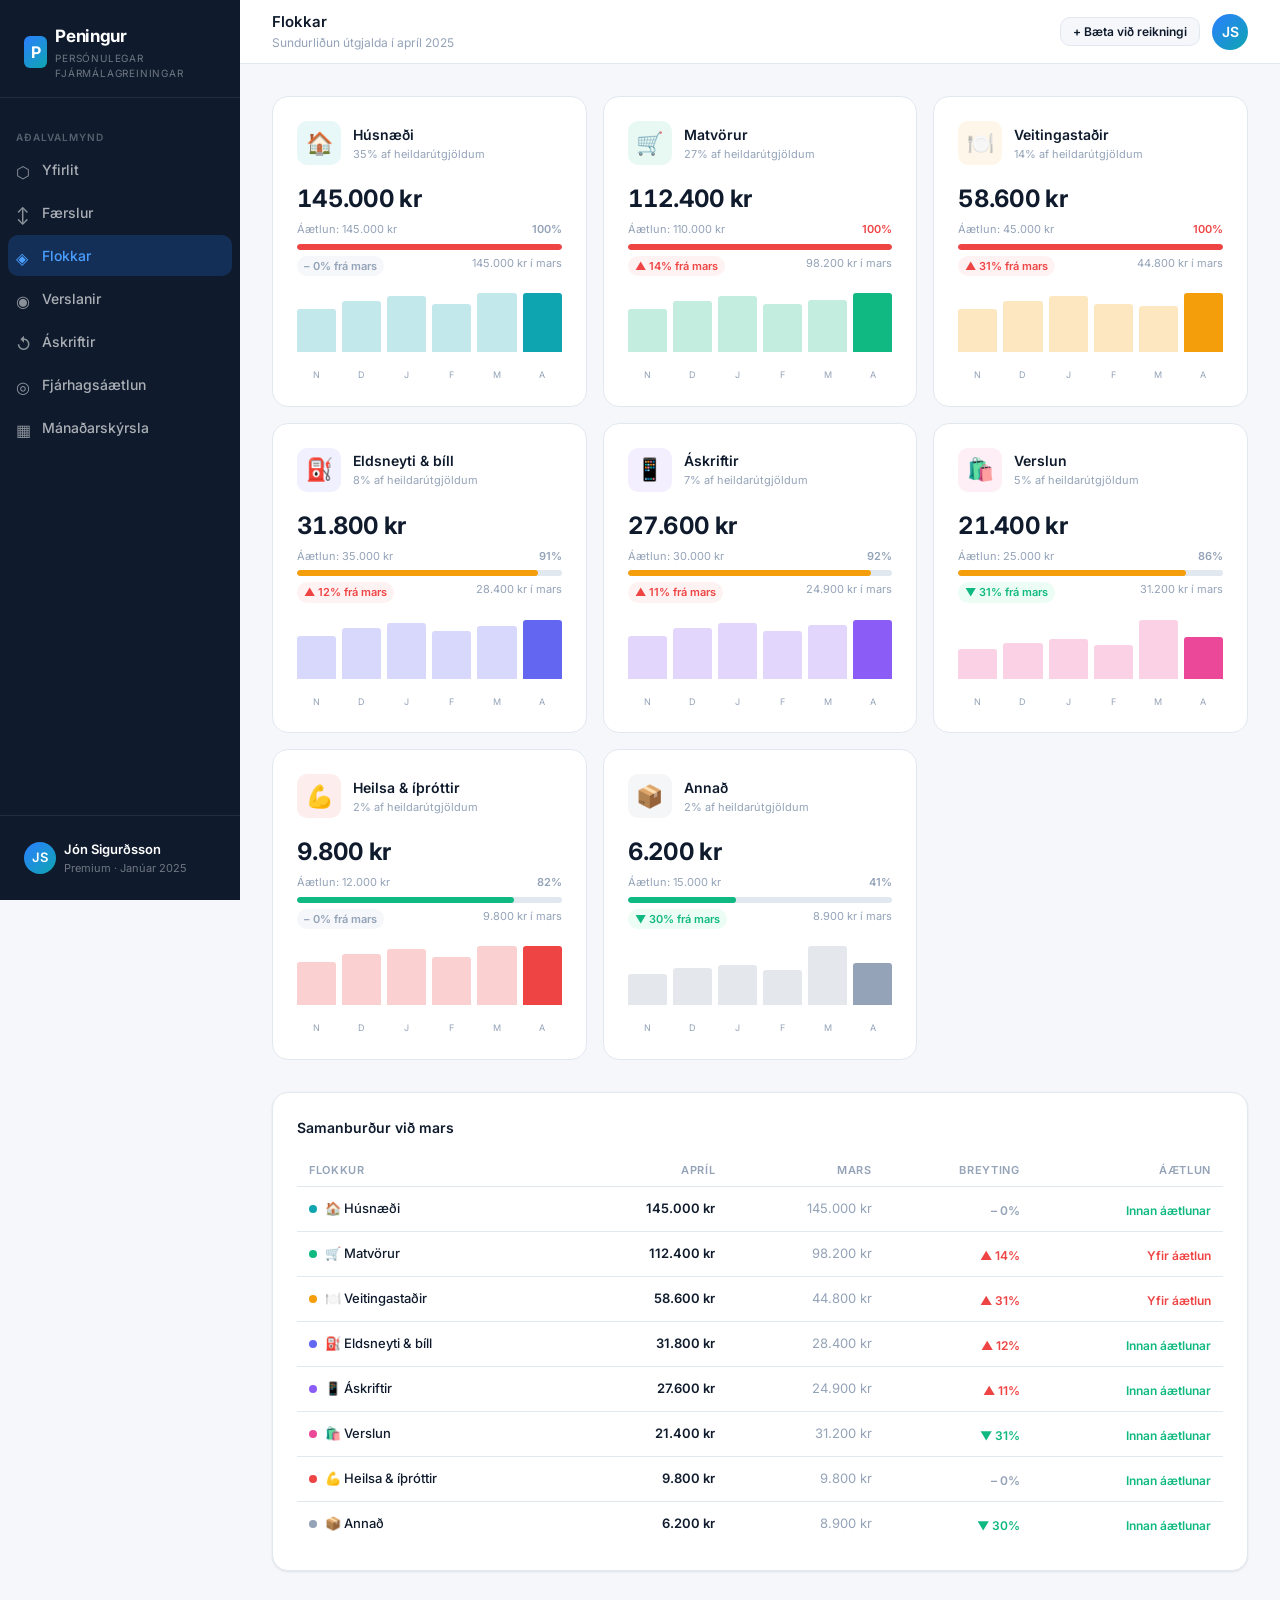
<file: pages/categories.html>
<!DOCTYPE html>
<html lang="is">
<head>
  <meta charset="UTF-8">
  <meta name="viewport" content="width=device-width, initial-scale=1.0">
  <title>Peningur — Flokkar</title>
  <link href="https://fonts.googleapis.com/css2?family=Inter:wght@400;500;600;700&display=swap" rel="stylesheet">
  <link rel="stylesheet" href="../css/design-system.css">
  <style>
    .cat-card {
      background: white;
      border: 1px solid var(--border);
      border-radius: var(--radius-lg);
      padding: var(--space-lg);
      cursor: pointer;
      transition: all 0.15s;
    }
    .cat-card:hover {
      box-shadow: var(--shadow-md);
      transform: translateY(-1px);
    }
    .cat-card-top {
      display: flex;
      align-items: center;
      gap: 12px;
      margin-bottom: var(--space-md);
    }
    .cat-big-icon {
      width: 44px;
      height: 44px;
      border-radius: var(--radius-md);
      display: flex;
      align-items: center;
      justify-content: center;
      font-size: 22px;
      flex-shrink: 0;
    }
    .cat-card-name {
      font-size: 14px;
      font-weight: 600;
    }
    .cat-card-sub {
      font-size: 11px;
      color: var(--text-muted);
      margin-top: 1px;
    }
    .cat-card-amount {
      font-size: 24px;
      font-weight: 700;
      letter-spacing: -0.03em;
      margin-bottom: 4px;
    }
    .cat-card-budget-row {
      display: flex;
      justify-content: space-between;
      font-size: 11px;
      color: var(--text-muted);
      margin-bottom: 6px;
    }
    .cat-change-badge {
      display: inline-flex;
      align-items: center;
      gap: 3px;
      font-size: 11px;
      font-weight: 600;
      padding: 2px 7px;
      border-radius: var(--radius-full);
      margin-top: 6px;
    }

    .cat-grid {
      display: grid;
      grid-template-columns: repeat(auto-fill, minmax(240px, 1fr));
      gap: var(--space-md);
      margin-bottom: var(--space-xl);
    }

    .cat-detail-panel {
      background: white;
      border: 1px solid var(--border);
      border-radius: var(--radius-xl);
      padding: var(--space-xl);
    }

    .mini-bar-chart {
      display: flex;
      align-items: flex-end;
      gap: 6px;
      height: 60px;
      margin: var(--space-md) 0;
    }
    .mini-bar {
      flex: 1;
      border-radius: 3px 3px 0 0;
      transition: opacity 0.2s;
    }
    .mini-bar:hover { opacity: 0.8; }
    .mini-bar-labels {
      display: flex;
      gap: 6px;
    }
    .mini-bar-lbl {
      flex: 1;
      font-size: 9px;
      color: var(--text-muted);
      text-align: center;
    }
  </style>
</head>
<body>
<div id="app-shell" class="app-shell"></div>
<script src="../js/data.js"></script>
<script src="../js/shell.js"></script>
<script>
  injectShell('categories', 'Flokkar', 'Sundurliðun útgjalda í apríl 2025');
  const root = document.getElementById('page-root');
  const d = APP_DATA;

  root.innerHTML = `
    <div class="cat-grid">
      ${d.categories.map(cat => {
        const change = pctChange(cat.amount, cat.lastMonth);
        const overBudget = cat.amount > cat.budget;
        const pctUsed = Math.min(Math.round((cat.amount / cat.budget) * 100), 100);
        const barColor = pctUsed >= 100 ? 'red' : pctUsed >= 85 ? 'amber' : 'green';
        const changeBg = change > 0 ? 'var(--red-pale)' : change < 0 ? 'var(--green-pale)' : 'var(--bg)';
        const changeClr = change > 0 ? 'var(--red)' : change < 0 ? 'var(--green)' : 'var(--text-muted)';
        const changeArrow = change > 0 ? '▲' : change < 0 ? '▼' : '–';

        // Fake 6-month trend for visual
        const fakeHistory = [0.7, 0.85, 0.95, 0.8, cat.lastMonth/cat.amount, 1];
        const maxFake = Math.max(...fakeHistory);

        return `
        <div class="cat-card">
          <div class="cat-card-top">
            <div class="cat-big-icon" style="background:${cat.color}18">${cat.icon}</div>
            <div>
              <div class="cat-card-name">${cat.name}</div>
              <div class="cat-card-sub">${cat.pct}% af heildarútgjöldum</div>
            </div>
          </div>

          <div class="cat-card-amount amount">${cat.amount.toLocaleString('de-DE')} kr</div>

          <div class="cat-card-budget-row">
            <span>Áætlun: ${cat.budget.toLocaleString('de-DE')} kr</span>
            <span style="font-weight:600;color:${overBudget ? 'var(--red)' : 'var(--text-muted)'}">${pctUsed}%</span>
          </div>
          <div class="progress-track">
            <div class="progress-fill ${barColor}" style="width:${pctUsed}%"></div>
          </div>

          <div style="display:flex;justify-content:space-between;align-items:center">
            <span class="cat-change-badge" style="background:${changeBg};color:${changeClr}">
              ${changeArrow} ${Math.abs(change)}% frá mars
            </span>
            <span style="font-size:11px;color:var(--text-muted)">${cat.lastMonth.toLocaleString('de-DE')} kr í mars</span>
          </div>

          <!-- Mini trend -->
          <div class="mini-bar-chart">
            ${fakeHistory.map((v, i) => {
              const h = Math.round((v / maxFake) * 55) + 4;
              const isLast = i === fakeHistory.length - 1;
              return `<div class="mini-bar" style="height:${h}px;background:${isLast ? cat.color : cat.color + '40'}"></div>`;
            }).join('')}
          </div>
          <div class="mini-bar-labels">
            ${['N','D','J','F','M','A'].map(l => `<div class="mini-bar-lbl">${l}</div>`).join('')}
          </div>
        </div>`;
      }).join('')}
    </div>

    <!-- Category comparison table -->
    <div class="card card-pad">
      <div class="card-header">
        <div class="card-title">Samanburður við mars</div>
      </div>
      <table style="width:100%;border-collapse:collapse">
        <thead>
          <tr style="font-size:11px;color:var(--text-muted);text-align:left">
            <th style="padding:8px 12px;font-weight:600;text-transform:uppercase;letter-spacing:0.06em">Flokkur</th>
            <th style="padding:8px 12px;font-weight:600;text-transform:uppercase;letter-spacing:0.06em;text-align:right">Apríl</th>
            <th style="padding:8px 12px;font-weight:600;text-transform:uppercase;letter-spacing:0.06em;text-align:right">Mars</th>
            <th style="padding:8px 12px;font-weight:600;text-transform:uppercase;letter-spacing:0.06em;text-align:right">Breyting</th>
            <th style="padding:8px 12px;font-weight:600;text-transform:uppercase;letter-spacing:0.06em;text-align:right">Áætlun</th>
          </tr>
        </thead>
        <tbody>
          ${d.categories.map(cat => {
            const change = pctChange(cat.amount, cat.lastMonth);
            const overBudget = cat.amount > cat.budget;
            return `
            <tr style="border-top:1px solid var(--border)">
              <td style="padding:10px 12px">
                <div style="display:flex;align-items:center;gap:8px">
                  <div style="width:8px;height:8px;border-radius:50%;background:${cat.color}"></div>
                  <span style="font-size:13px;font-weight:500">${cat.icon} ${cat.name}</span>
                </div>
              </td>
              <td style="padding:10px 12px;text-align:right;font-size:13px;font-weight:600">
                ${cat.amount.toLocaleString('de-DE')} kr
              </td>
              <td style="padding:10px 12px;text-align:right;font-size:13px;color:var(--text-muted)">
                ${cat.lastMonth.toLocaleString('de-DE')} kr
              </td>
              <td style="padding:10px 12px;text-align:right">
                <span style="font-size:12px;font-weight:600;color:${change > 0 ? 'var(--red)' : change < 0 ? 'var(--green)' : 'var(--text-muted)'}">
                  ${change > 0 ? '▲' : change < 0 ? '▼' : '–'} ${Math.abs(change)}%
                </span>
              </td>
              <td style="padding:10px 12px;text-align:right">
                <span style="font-size:12px;font-weight:600;color:${overBudget ? 'var(--red)' : 'var(--green)'}">
                  ${overBudget ? 'Yfir áætlun' : 'Innan áætlunar'}
                </span>
              </td>
            </tr>`;
          }).join('')}
        </tbody>
      </table>
    </div>
  `;
</script>
</body>
</html>
</file>
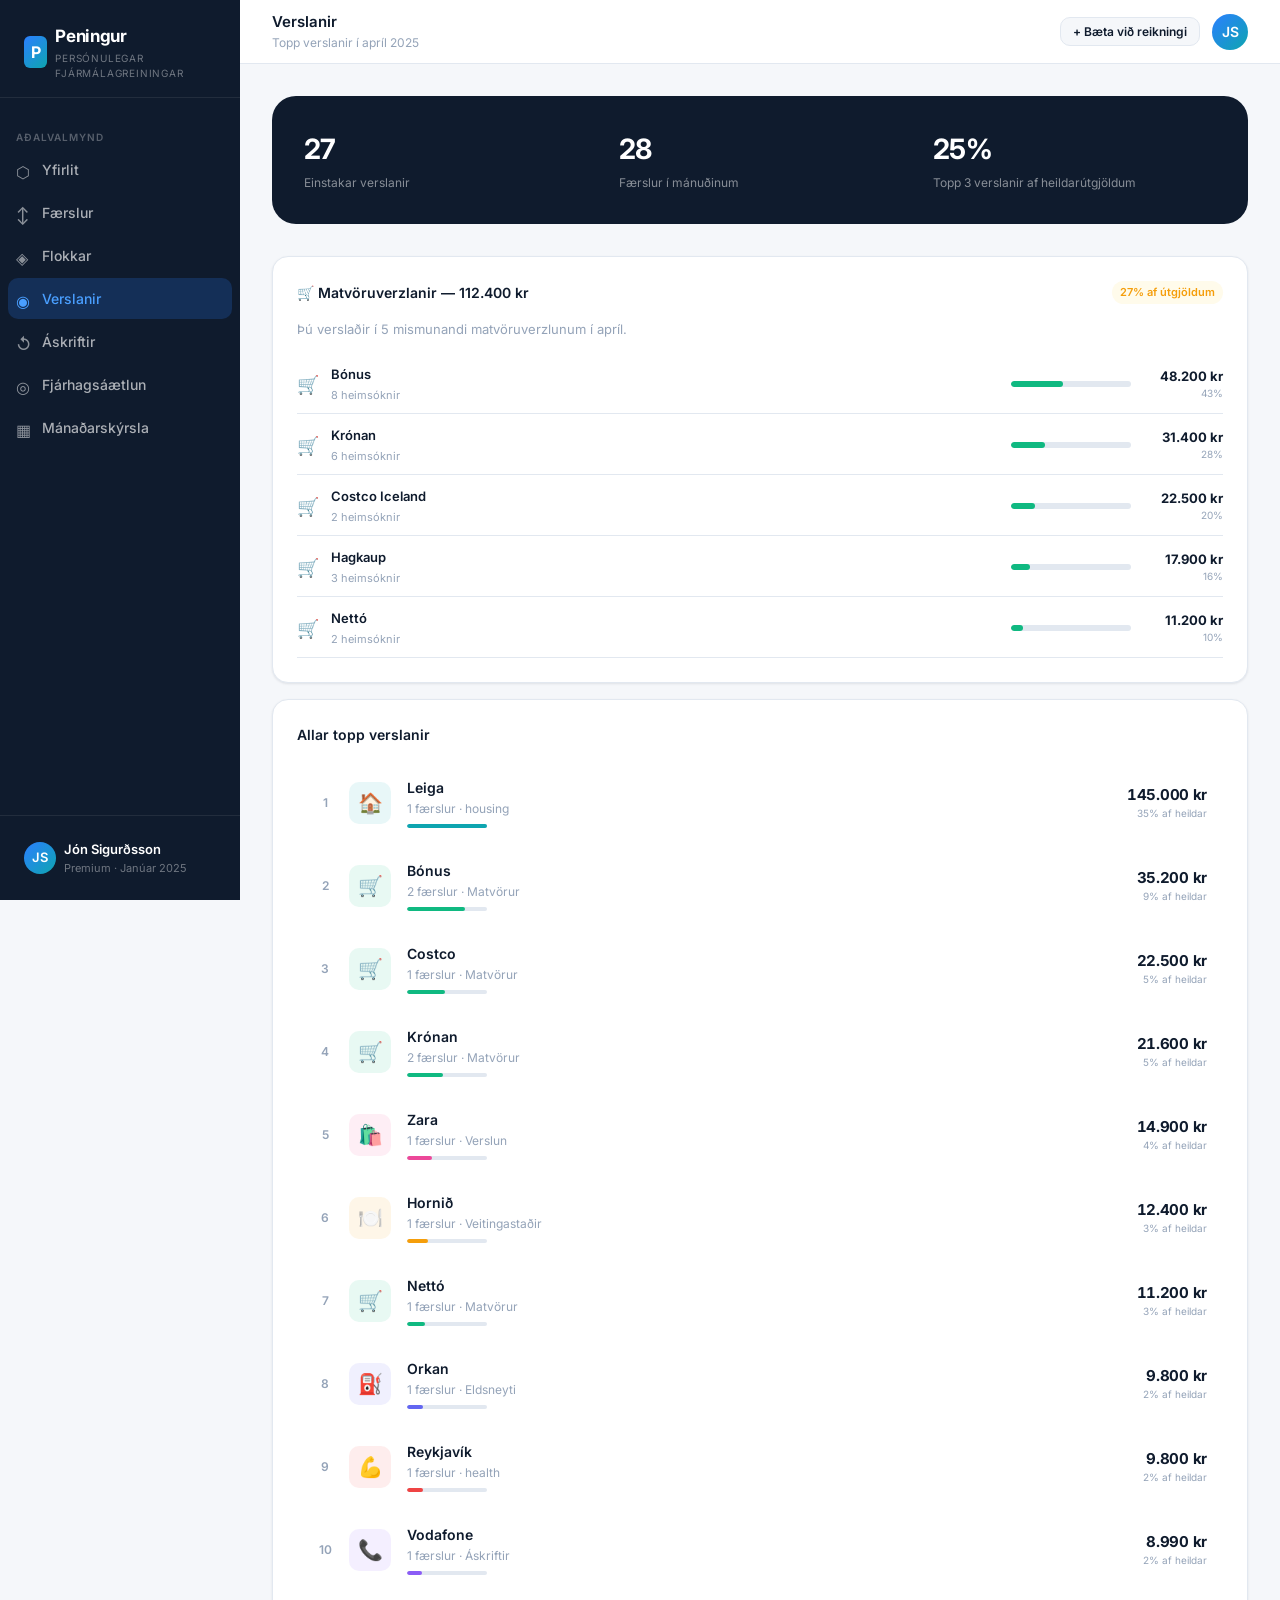
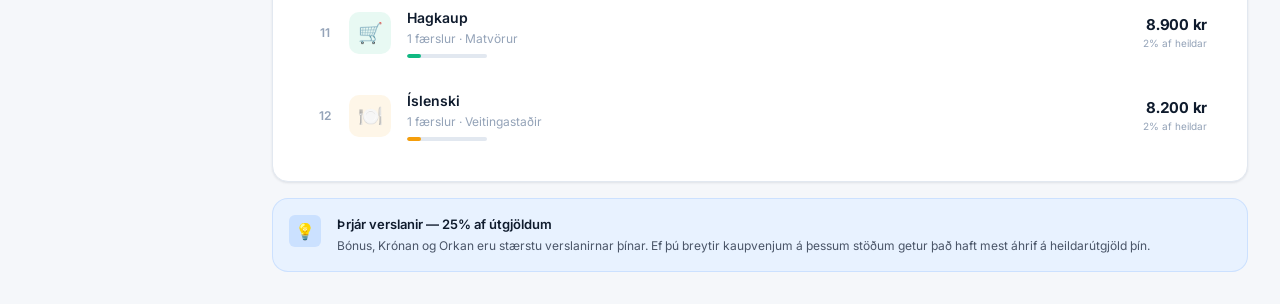
<file: pages/merchants.html>
<!DOCTYPE html>
<html lang="is">
<head>
  <meta charset="UTF-8">
  <meta name="viewport" content="width=device-width, initial-scale=1.0">
  <title>Peningur — Verslanir</title>
  <link href="https://fonts.googleapis.com/css2?family=Inter:wght@400;500;600;700&display=swap" rel="stylesheet">
  <link rel="stylesheet" href="../css/design-system.css">
  <style>
    .merchant-row {
      display: grid;
      grid-template-columns: auto 1fr auto;
      align-items: center;
      gap: var(--space-md);
      padding: var(--space-md);
      border-radius: var(--radius-md);
      transition: background 0.12s;
      cursor: pointer;
    }
    .merchant-row:hover { background: var(--bg); }
    .merchant-icon {
      width: 42px;
      height: 42px;
      border-radius: var(--radius-md);
      background: var(--bg);
      display: flex;
      align-items: center;
      justify-content: center;
      font-size: 20px;
    }
    .merchant-name { font-size: 14px; font-weight: 600; }
    .merchant-meta { font-size: 12px; color: var(--text-muted); margin-top: 2px; }
    .merchant-bar {
      width: 80px;
      height: 4px;
      background: var(--border);
      border-radius: 99px;
      margin-top: 6px;
      overflow: hidden;
    }
    .merchant-bar-fill {
      height: 100%;
      border-radius: 99px;
    }
    .merchant-amount {
      text-align: right;
    }
    .merchant-amt-val { font-size: 15px; font-weight: 700; letter-spacing: -0.02em; }
    .merchant-change {
      font-size: 11px;
      font-weight: 600;
      margin-top: 2px;
    }
    .merchant-change.up { color: var(--red); }
    .merchant-change.down { color: var(--green); }
    .merchant-change.flat { color: var(--text-muted); }

    .stat-highlight {
      background: var(--navy);
      border-radius: var(--radius-xl);
      padding: var(--space-xl);
      color: white;
      margin-bottom: var(--space-xl);
      display: grid;
      grid-template-columns: repeat(3, 1fr);
      gap: var(--space-xl);
    }
    .stat-highlight .hl-val {
      font-size: 28px;
      font-weight: 700;
      letter-spacing: -0.03em;
    }
    .stat-highlight .hl-label {
      font-size: 12px;
      color: rgba(255,255,255,0.5);
      margin-top: 4px;
    }

    .grocery-breakdown {
      display: flex;
      flex-direction: column;
      gap: 2px;
    }

    .section-title {
      font-size: 13px;
      font-weight: 700;
      color: var(--text-muted);
      text-transform: uppercase;
      letter-spacing: 0.08em;
      margin: var(--space-xl) 0 var(--space-sm);
    }
  </style>
</head>
<body>
<div id="app-shell" class="app-shell"></div>
<script src="../js/data.js"></script>
<script src="../js/shell.js"></script>
<script>
  injectShell('merchants', 'Verslanir', 'Topp verslanir í apríl 2025');
  const root = document.getElementById('page-root');
  const d = APP_DATA;

  const maxAmt = Math.max(...d.merchants.map(m => m.amount));

  const catColors = {
    groceries: '#10B981',
    restaurants: '#F59E0B',
    fuel: '#6366F1',
    housing: '#0EA5B0',
    subscriptions: '#8B5CF6',
    shopping: '#EC4899',
    health: '#EF4444'
  };
  const catNames = {
    groceries: 'Matvörur',
    restaurants: 'Veitingastaðir',
    fuel: 'Eldsneyti',
    subscriptions: 'Áskriftir',
    shopping: 'Verslun'
  };

  // All transactions grouped by merchant (deduplicated)
  const txByMerchant = {};
  d.transactions.filter(t => t.amount < 0).forEach(tx => {
    const key = tx.merchant.split(' ')[0];
    if (!txByMerchant[key]) txByMerchant[key] = { count: 0, total: 0, icon: tx.icon, category: tx.category };
    txByMerchant[key].count++;
    txByMerchant[key].total += Math.abs(tx.amount);
  });
  const allMerchants = Object.entries(txByMerchant)
    .sort((a,b) => b[1].total - a[1].total)
    .slice(0,12);

  const totalTx = d.transactions.filter(t=>t.amount<0).length;
  const uniqueMerchants = new Set(d.transactions.map(t=>t.merchant.split(' ')[0])).size;
  const topThreePct = Math.round((d.merchants.slice(0,3).reduce((s,m)=>s+m.amount,0) / d.month.totalSpent)*100);

  root.innerHTML = `
    <div class="stat-highlight">
      <div>
        <div class="hl-val">${uniqueMerchants}</div>
        <div class="hl-label">Einstakar verslanir</div>
      </div>
      <div>
        <div class="hl-val">${totalTx}</div>
        <div class="hl-label">Færslur í mánuðinum</div>
      </div>
      <div>
        <div class="hl-val">${topThreePct}%</div>
        <div class="hl-label">Topp 3 verslanir af heildarútgjöldum</div>
      </div>
    </div>

    <!-- Grocery breakdown spotlight -->
    <div class="card card-pad" style="margin-bottom:var(--space-md)">
      <div class="card-header">
        <div class="card-title">🛒 Matvöruverzlanir — 112.400 kr</div>
        <span class="badge badge-amber">27% af útgjöldum</span>
      </div>
      <div style="font-size:13px;color:var(--text-muted);margin-bottom:var(--space-md)">
        Þú verslaðir í 5 mismunandi matvöruverzlunum í apríl.
      </div>
      <div class="grocery-breakdown">
        ${[
          { name: 'Bónus', amount: 48200, visits: 8, pct: 43 },
          { name: 'Krónan', amount: 31400, visits: 6, pct: 28 },
          { name: 'Costco Iceland', amount: 22500, visits: 2, pct: 20 },
          { name: 'Hagkaup', amount: 17900, visits: 3, pct: 16 },
          { name: 'Nettó', amount: 11200, visits: 2, pct: 10 }
        ].map(g => `
          <div style="display:flex;align-items:center;gap:12px;padding:10px 0;border-bottom:1px solid var(--border)">
            <div style="font-size:18px">🛒</div>
            <div style="flex:1">
              <div style="font-size:13px;font-weight:600">${g.name}</div>
              <div style="font-size:11px;color:var(--text-muted);margin-top:2px">${g.visits} heimsóknir</div>
            </div>
            <div style="width:120px">
              <div class="progress-track">
                <div class="progress-fill green" style="width:${g.pct}%"></div>
              </div>
            </div>
            <div style="text-align:right;min-width:80px">
              <div style="font-size:13px;font-weight:700">${g.amount.toLocaleString('de-DE')} kr</div>
              <div style="font-size:10px;color:var(--text-muted)">${g.pct}%</div>
            </div>
          </div>`).join('')}
      </div>
    </div>

    <!-- All top merchants -->
    <div class="card card-pad">
      <div class="card-header">
        <div class="card-title">Allar topp verslanir</div>
      </div>
      ${allMerchants.map(([name, data], i) => {
        const pct = Math.round((data.total / maxAmt) * 100);
        const color = catColors[data.category] || '#94A3B8';
        return `
        <div class="merchant-row">
          <div style="display:flex;align-items:center;gap:12px">
            <div style="width:24px;text-align:center;font-size:12px;font-weight:600;color:var(--text-muted)">${i+1}</div>
            <div class="merchant-icon" style="background:${color}18">${data.icon}</div>
          </div>
          <div>
            <div class="merchant-name">${name}</div>
            <div class="merchant-meta">${data.count} færslur · ${catNames[data.category] || data.category}</div>
            <div class="merchant-bar">
              <div class="merchant-bar-fill" style="width:${pct}%;background:${color}"></div>
            </div>
          </div>
          <div class="merchant-amount">
            <div class="merchant-amt-val amount">${data.total.toLocaleString('de-DE')} kr</div>
            <div style="font-size:10px;color:var(--text-muted)">${Math.round((data.total/d.month.totalSpent)*100)}% af heildar</div>
          </div>
        </div>`;
      }).join('')}
    </div>

    <!-- Insight -->
    <div style="margin-top:var(--space-md)">
      <div class="insight-card info">
        <div class="insight-icon">💡</div>
        <div class="insight-body">
          <div class="insight-title">Þrjár verslanir — ${topThreePct}% af útgjöldum</div>
          <div class="insight-text">Bónus, Krónan og Orkan eru stærstu verslanirnar þínar. Ef þú breytir kaupvenjum á þessum stöðum getur það haft mest áhrif á heildarútgjöld þín.</div>
        </div>
      </div>
    </div>
  `;
</script>
</body>
</html>
</file>
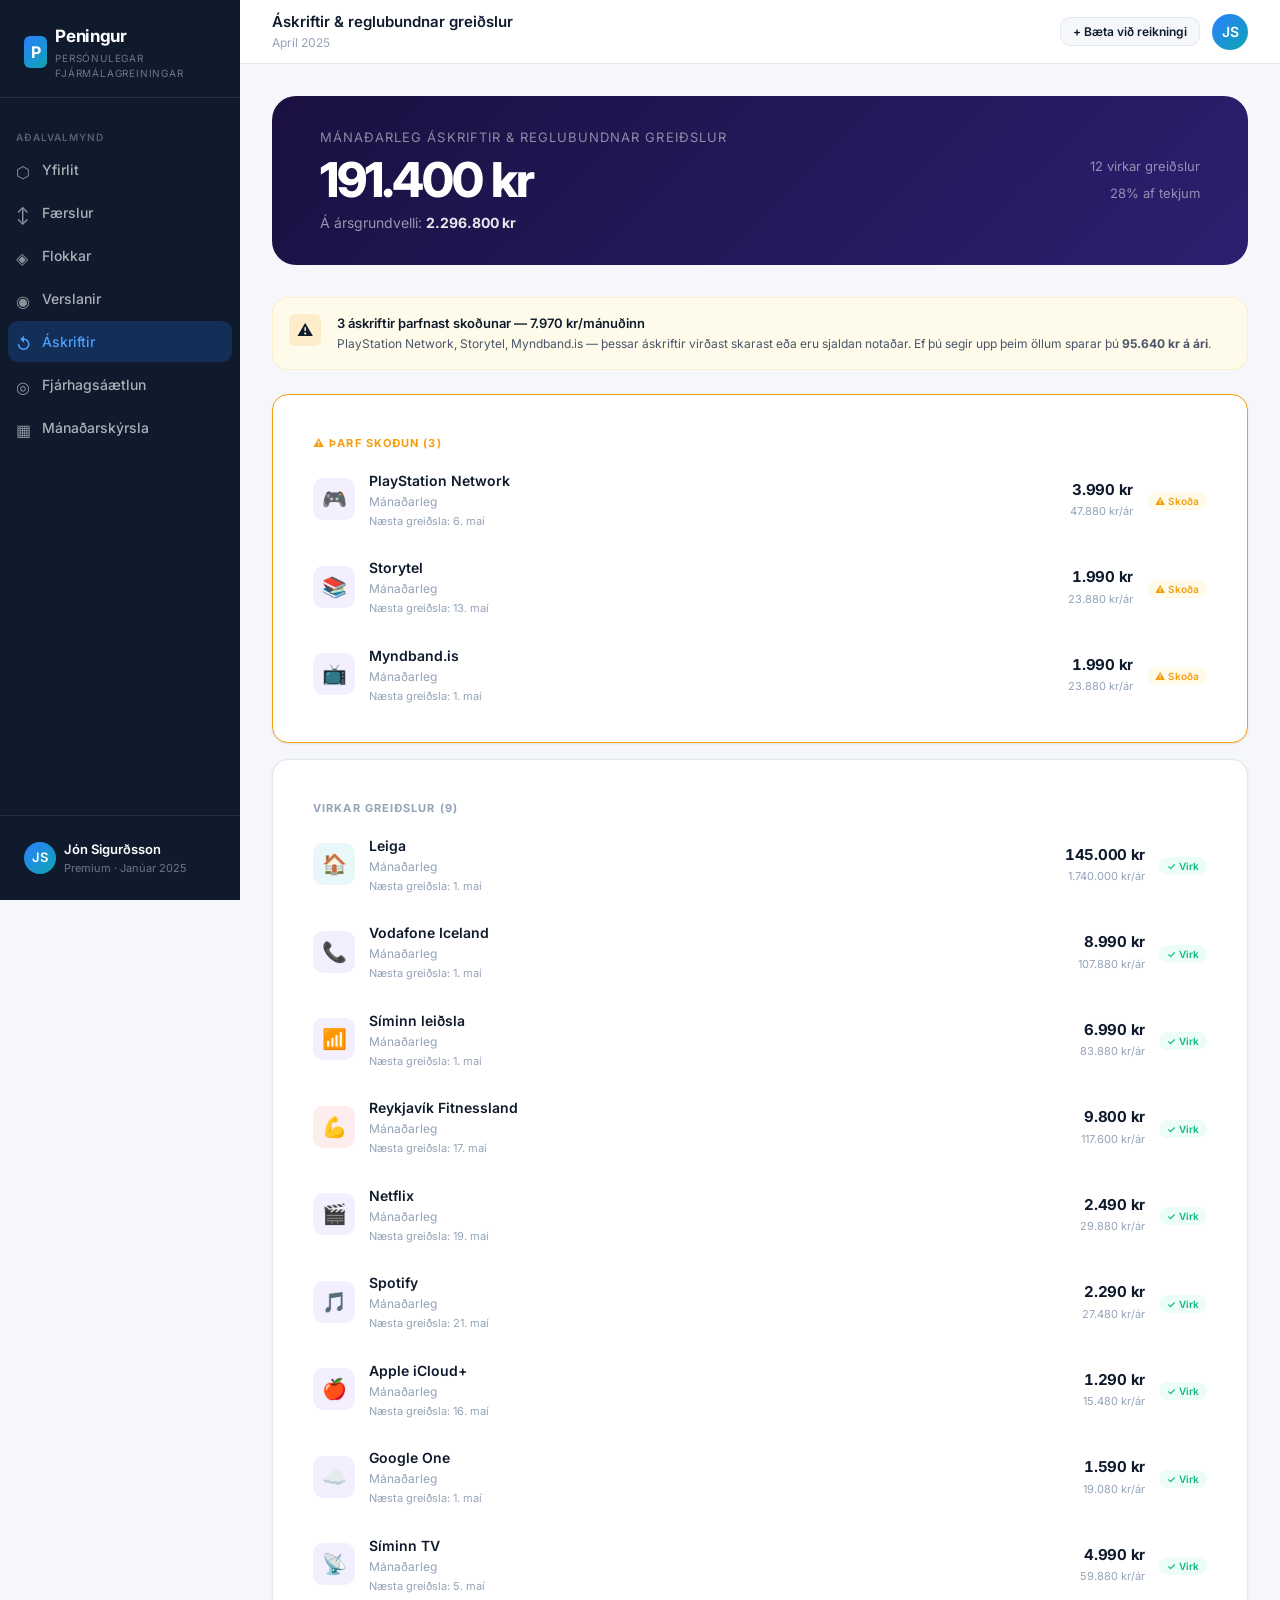
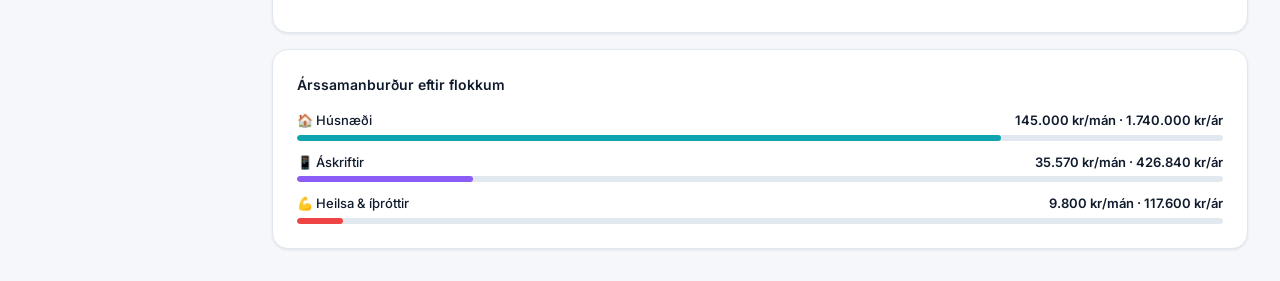
<file: pages/recurring.html>
<!DOCTYPE html>
<html lang="is">
<head>
  <meta charset="UTF-8">
  <meta name="viewport" content="width=device-width, initial-scale=1.0">
  <title>Peningur — Áskriftir</title>
  <link href="https://fonts.googleapis.com/css2?family=Inter:wght@400;500;600;700&display=swap" rel="stylesheet">
  <link rel="stylesheet" href="../css/design-system.css">
  <style>
    .rec-header-band {
      background: linear-gradient(135deg, #1A1040 0%, #2d1f70 100%);
      border-radius: var(--radius-xl);
      padding: var(--space-xl) var(--space-2xl);
      color: white;
      margin-bottom: var(--space-xl);
      display: flex;
      justify-content: space-between;
      align-items: center;
    }
    .rec-header-band .main-num {
      font-size: 48px;
      font-weight: 800;
      letter-spacing: -0.04em;
      line-height: 1;
    }
    .rec-header-band .main-label {
      font-size: 13px;
      color: rgba(255,255,255,0.5);
      text-transform: uppercase;
      letter-spacing: 0.08em;
      margin-bottom: 8px;
    }
    .year-calc {
      font-size: 14px;
      color: rgba(255,255,255,0.55);
      margin-top: 8px;
    }
    .year-calc strong { color: rgba(255,255,255,0.9); }

    .rec-row {
      display: flex;
      align-items: center;
      gap: 14px;
      padding: 14px var(--space-md);
      border-radius: var(--radius-md);
      transition: background 0.12s;
    }
    .rec-row:hover { background: var(--bg); }
    .rec-icon {
      width: 42px;
      height: 42px;
      border-radius: var(--radius-md);
      display: flex;
      align-items: center;
      justify-content: center;
      font-size: 20px;
      background: var(--bg);
      flex-shrink: 0;
    }
    .rec-name { font-size: 14px; font-weight: 600; }
    .rec-meta { font-size: 12px; color: var(--text-muted); margin-top: 2px; }
    .rec-next { font-size: 11px; color: var(--text-muted); margin-top: 2px; }
    .rec-amount {
      text-align: right;
      margin-left: auto;
    }
    .rec-amt-val { font-size: 15px; font-weight: 700; letter-spacing: -0.02em; }
    .rec-yr-val { font-size: 11px; color: var(--text-muted); margin-top: 2px; }
    .rec-status {
      flex-shrink: 0;
    }

    .review-badge {
      font-size: 10px;
      font-weight: 600;
      padding: 3px 8px;
      border-radius: var(--radius-full);
      background: var(--amber-pale);
      color: var(--amber);
    }
    .active-badge {
      font-size: 10px;
      font-weight: 600;
      padding: 3px 8px;
      border-radius: var(--radius-full);
      background: var(--green-pale);
      color: var(--green);
    }

    .section-divider {
      font-size: 11px;
      font-weight: 700;
      text-transform: uppercase;
      letter-spacing: 0.1em;
      color: var(--text-muted);
      padding: var(--space-md) var(--space-md) var(--space-xs);
    }
  </style>
</head>
<body>
<div id="app-shell" class="app-shell"></div>
<script src="../js/data.js"></script>
<script src="../js/shell.js"></script>
<script>
  injectShell('recurring', 'Áskriftir & reglubundnar greiðslur', 'Apríl 2025');
  const root = document.getElementById('page-root');
  const d = APP_DATA;

  const totalMonthly = d.recurring.reduce((s, r) => s + r.amount, 0);
  const totalYearly = totalMonthly * 12;
  const reviewItems = d.recurring.filter(r => r.status === 'review');
  const activeItems = d.recurring.filter(r => r.status === 'active');
  const reviewTotal = reviewItems.reduce((s, r) => s + r.amount, 0);

  const catColors = {
    housing: '#0EA5B0',
    subscriptions: '#8B5CF6',
    health: '#EF4444',
    utilities: '#F59E0B'
  };

  function renderRow(r) {
    const color = catColors[r.category] || '#8B5CF6';
    return `
    <div class="rec-row">
      <div class="rec-icon" style="background:${color}18">${r.icon}</div>
      <div style="flex:1;min-width:0">
        <div class="rec-name">${r.name}</div>
        <div class="rec-meta">${r.freq}</div>
        <div class="rec-next">Næsta greiðsla: ${r.next}</div>
      </div>
      <div class="rec-amount">
        <div class="rec-amt-val amount">${r.amount.toLocaleString('de-DE')} kr</div>
        <div class="rec-yr-val">${(r.amount * 12).toLocaleString('de-DE')} kr/ár</div>
      </div>
      <div class="rec-status">
        ${r.status === 'review'
          ? '<span class="review-badge">⚠ Skoða</span>'
          : '<span class="active-badge">✓ Virk</span>'}
      </div>
    </div>`;
  }

  root.innerHTML = `
    <!-- Header band -->
    <div class="rec-header-band">
      <div>
        <div class="main-label">Mánaðarleg áskriftir & reglubundnar greiðslur</div>
        <div class="main-num">${totalMonthly.toLocaleString('de-DE')} kr</div>
        <div class="year-calc">
          Á ársgrundvelli: <strong>${totalYearly.toLocaleString('de-DE')} kr</strong>
        </div>
      </div>
      <div style="text-align:right">
        <div style="font-size:13px;color:rgba(255,255,255,0.5);margin-bottom:8px">${d.recurring.length} virkar greiðslur</div>
        <div style="font-size:13px;color:rgba(255,255,255,0.5)">${Math.round((totalMonthly/d.month.income)*100)}% af tekjum</div>
      </div>
    </div>

    <!-- Review alert -->
    ${reviewItems.length > 0 ? `
    <div class="insight-card warning" style="margin-bottom:var(--space-lg)">
      <div class="insight-icon">⚠️</div>
      <div class="insight-body">
        <div class="insight-title">${reviewItems.length} áskriftir þarfnast skoðunar — ${reviewTotal.toLocaleString('de-DE')} kr/mánuðinn</div>
        <div class="insight-text">
          ${reviewItems.map(r => r.name).join(', ')} — þessar áskriftir virðast skarast eða eru sjaldan notaðar.
          Ef þú segir upp þeim öllum sparar þú <strong>${(reviewTotal*12).toLocaleString('de-DE')} kr á ári</strong>.
        </div>
      </div>
    </div>` : ''}

    <!-- Review items -->
    ${reviewItems.length > 0 ? `
    <div class="card card-pad" style="margin-bottom:var(--space-md);border-color:var(--amber)">
      <div class="section-divider" style="color:var(--amber)">⚠ Þarf skoðun (${reviewItems.length})</div>
      ${reviewItems.map(renderRow).join('')}
    </div>` : ''}

    <!-- Active items -->
    <div class="card card-pad">
      <div class="section-divider">Virkar greiðslur (${activeItems.length})</div>
      ${activeItems.map(renderRow).join('')}
    </div>

    <!-- Yearly breakdown -->
    <div class="card card-pad" style="margin-top:var(--space-md)">
      <div class="card-header">
        <div class="card-title">Árssamanburður eftir flokkum</div>
      </div>
      <div style="display:flex;flex-direction:column;gap:12px">
        ${[
          { name: '🏠 Húsnæði', amount: 145000, color: '#0EA5B0' },
          { name: '📱 Áskriftir', amount: 35570, color: '#8B5CF6' },
          { name: '💪 Heilsa & íþróttir', amount: 9800, color: '#EF4444' }
        ].map(g => {
          const pct = Math.round((g.amount / totalMonthly) * 100);
          return `
          <div>
            <div style="display:flex;justify-content:space-between;margin-bottom:4px">
              <span style="font-size:13px;font-weight:500">${g.name}</span>
              <span style="font-size:13px;font-weight:600">${g.amount.toLocaleString('de-DE')} kr/mán · ${(g.amount*12).toLocaleString('de-DE')} kr/ár</span>
            </div>
            <div class="progress-track">
              <div class="progress-fill" style="width:${pct}%;background:${g.color}"></div>
            </div>
          </div>`;
        }).join('')}
      </div>
    </div>
  `;
</script>
</body>
</html>
</file>
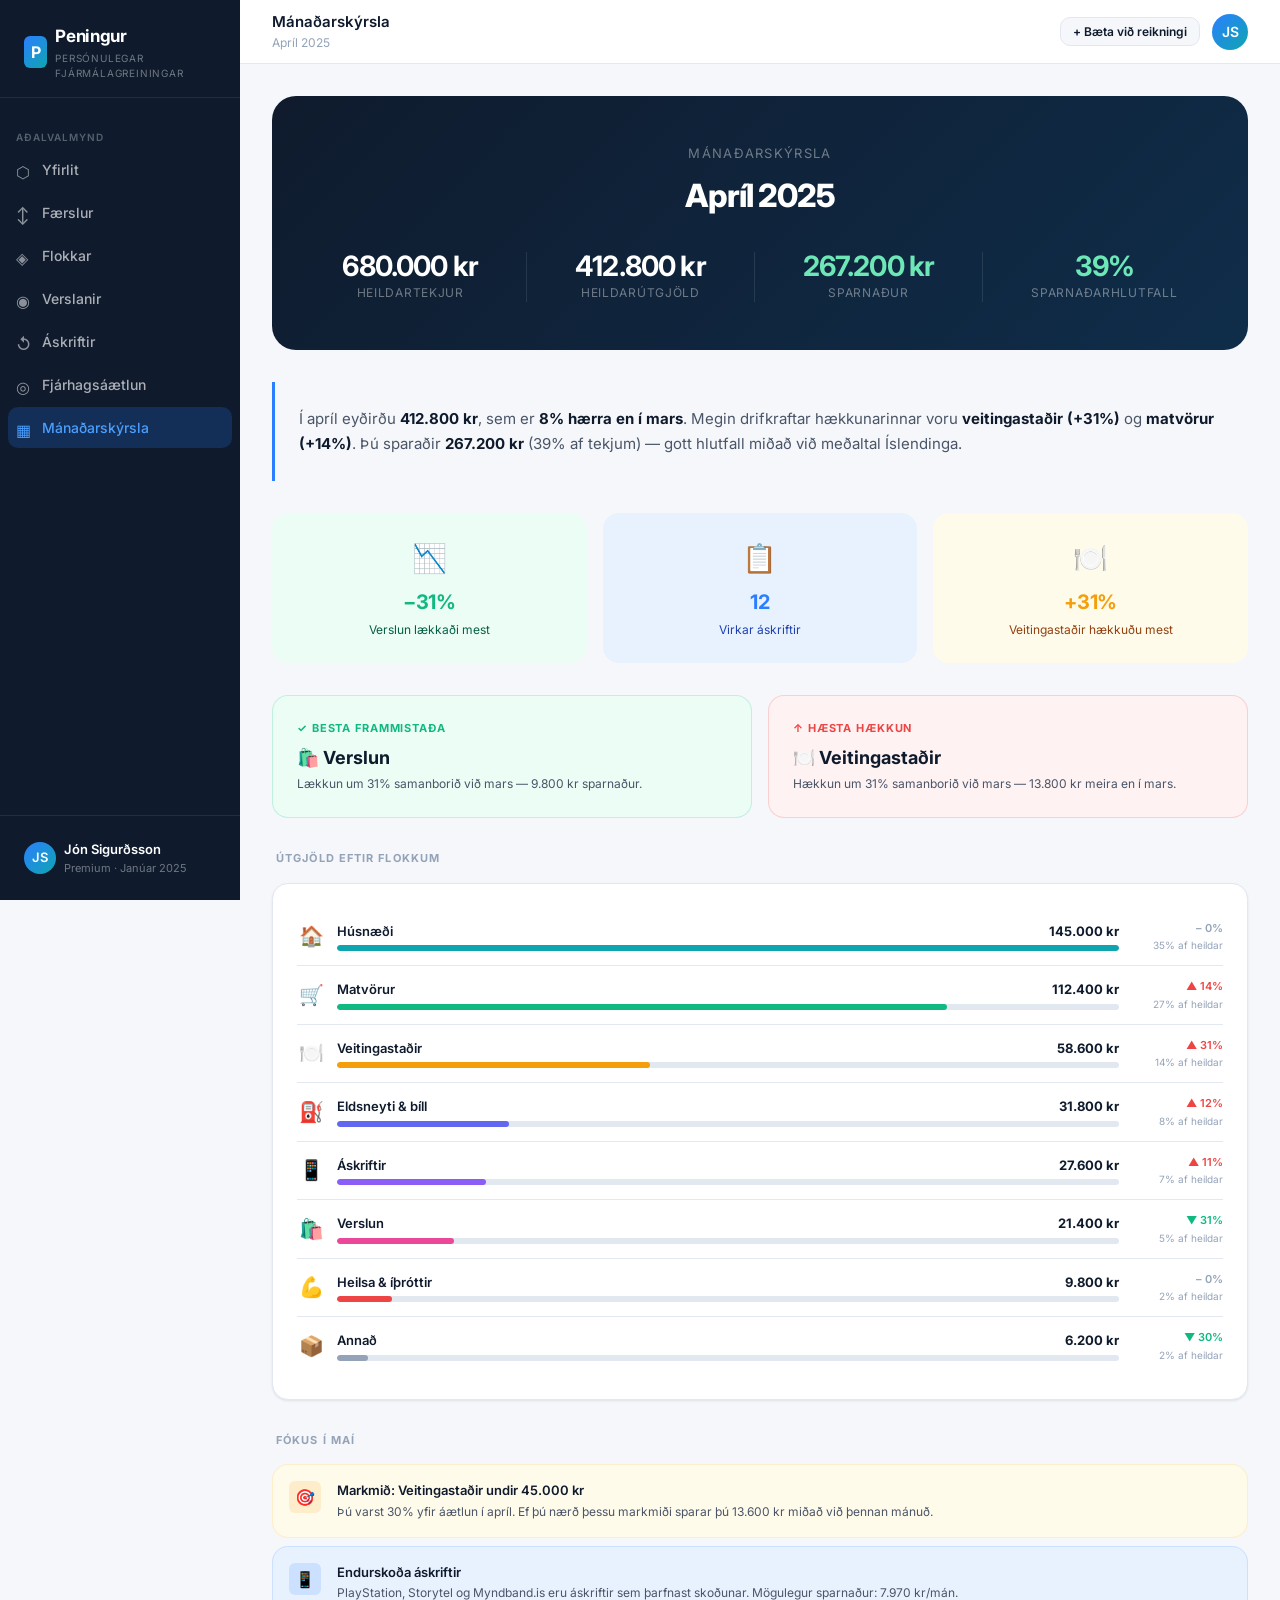
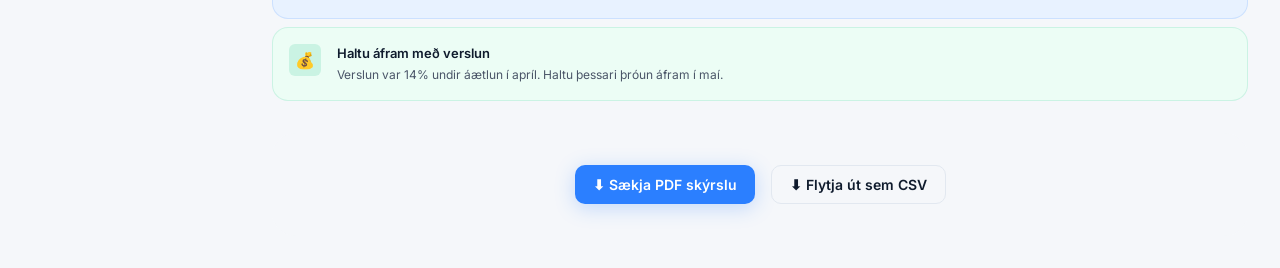
<file: pages/report.html>
<!DOCTYPE html>
<html lang="is">
<head>
  <meta charset="UTF-8">
  <meta name="viewport" content="width=device-width, initial-scale=1.0">
  <title>Peningur — Mánaðarskýrsla</title>
  <link href="https://fonts.googleapis.com/css2?family=Inter:wght@400;500;600;700;800&display=swap" rel="stylesheet">
  <link rel="stylesheet" href="../css/design-system.css">
  <style>
    .report-header {
      background: linear-gradient(135deg, var(--navy) 0%, #0f2d4a 100%);
      border-radius: var(--radius-xl);
      padding: var(--space-2xl);
      color: white;
      margin-bottom: var(--space-xl);
      text-align: center;
    }
    .report-month {
      font-size: 13px;
      text-transform: uppercase;
      letter-spacing: 0.1em;
      color: rgba(255,255,255,0.4);
      margin-bottom: 8px;
    }
    .report-title-text {
      font-size: 32px;
      font-weight: 800;
      letter-spacing: -0.03em;
      margin-bottom: var(--space-xl);
    }
    .report-kpis {
      display: flex;
      justify-content: center;
      gap: var(--space-2xl);
      flex-wrap: wrap;
    }
    .report-kpi { text-align: center; }
    .report-kpi .kpi-val {
      font-size: 28px;
      font-weight: 700;
      letter-spacing: -0.03em;
      line-height: 1;
    }
    .report-kpi .kpi-label {
      font-size: 12px;
      color: rgba(255,255,255,0.4);
      margin-top: 4px;
      text-transform: uppercase;
      letter-spacing: 0.06em;
    }
    .kpi-sep {
      width: 1px;
      background: rgba(255,255,255,0.1);
      align-self: stretch;
    }

    .report-section {
      margin-bottom: var(--space-xl);
    }
    .report-section-title {
      font-size: 11px;
      font-weight: 700;
      text-transform: uppercase;
      letter-spacing: 0.1em;
      color: var(--text-muted);
      margin-bottom: var(--space-md);
      padding-left: 4px;
    }

    .highlight-grid {
      display: grid;
      grid-template-columns: 1fr 1fr 1fr;
      gap: var(--space-md);
      margin-bottom: var(--space-xl);
    }
    .highlight-box {
      border-radius: var(--radius-lg);
      padding: var(--space-lg);
      text-align: center;
    }
    .highlight-box .hb-icon { font-size: 28px; margin-bottom: 8px; }
    .highlight-box .hb-val {
      font-size: 20px;
      font-weight: 700;
      letter-spacing: -0.02em;
    }
    .highlight-box .hb-label {
      font-size: 12px;
      margin-top: 4px;
    }
    .highlight-box.positive { background: var(--green-pale); }
    .highlight-box.positive .hb-val { color: var(--green); }
    .highlight-box.positive .hb-label { color: #065f46; }
    .highlight-box.neutral { background: var(--blue-pale); }
    .highlight-box.neutral .hb-val { color: var(--blue); }
    .highlight-box.neutral .hb-label { color: #1e40af; }
    .highlight-box.caution { background: var(--amber-pale); }
    .highlight-box.caution .hb-val { color: var(--amber); }
    .highlight-box.caution .hb-label { color: #92400e; }

    .narrative-box {
      background: var(--bg);
      border-left: 3px solid var(--blue);
      border-radius: 0 var(--radius-md) var(--radius-md) 0;
      padding: var(--space-lg);
      font-size: 15px;
      line-height: 1.7;
      color: var(--text-secondary);
      margin-bottom: var(--space-xl);
    }
    .narrative-box strong { color: var(--text-primary); }

    .cat-report-row {
      display: flex;
      align-items: center;
      gap: 12px;
      padding: 12px 0;
      border-bottom: 1px solid var(--border);
    }
    .cat-report-row:last-child { border-bottom: none; }

    .winner-loser {
      display: grid;
      grid-template-columns: 1fr 1fr;
      gap: var(--space-md);
    }
    .wl-card {
      border-radius: var(--radius-lg);
      padding: var(--space-lg);
    }
    .wl-card.winner { background: var(--green-pale); border: 1px solid rgba(16,185,129,0.2); }
    .wl-card.loser { background: var(--red-pale); border: 1px solid rgba(239,68,68,0.2); }
    .wl-title { font-size: 11px; font-weight: 700; text-transform: uppercase; letter-spacing: 0.08em; margin-bottom: 8px; }
    .wl-title.winner { color: var(--green); }
    .wl-title.loser { color: var(--red); }
    .wl-cat { font-size: 18px; font-weight: 700; margin-bottom: 4px; }
    .wl-desc { font-size: 12px; color: var(--text-secondary); }

    .export-bar {
      display: flex;
      justify-content: center;
      gap: var(--space-md);
      margin-top: var(--space-xl);
      padding: var(--space-xl);
      background: var(--bg);
      border-radius: var(--radius-xl);
    }

    @media (max-width: 700px) {
      .highlight-grid { grid-template-columns: 1fr; }
      .winner-loser { grid-template-columns: 1fr; }
      .report-kpis { gap: var(--space-lg); }
    }
  </style>
</head>
<body>
<div id="app-shell" class="app-shell"></div>
<script src="../js/data.js"></script>
<script src="../js/shell.js"></script>
<script>
  injectShell('report', 'Mánaðarskýrsla', 'Apríl 2025');
  const root = document.getElementById('page-root');
  const d = APP_DATA;
  const m = d.month;

  const netSavings = m.income - m.totalSpent;
  const savingsRate = Math.round((netSavings / m.income) * 100);
  const spendingChange = pctChange(m.totalSpent, m.lastMonthSpent);

  // Best and worst category changes
  const sorted = [...d.categories].map(c => ({
    ...c,
    change: pctChange(c.amount, c.lastMonth)
  })).filter(c => c.id !== 'housing');

  const bestCat = sorted.reduce((a,b) => a.change < b.change ? a : b);
  const worstCat = sorted.reduce((a,b) => a.change > b.change ? a : b);

  const maxCat = Math.max(...d.categories.map(c => c.amount));

  root.innerHTML = `
    <!-- Report header -->
    <div class="report-header">
      <div class="report-month">Mánaðarskýrsla</div>
      <div class="report-title-text">Apríl 2025</div>
      <div class="report-kpis">
        <div class="report-kpi">
          <div class="kpi-val">${m.income.toLocaleString('de-DE')} kr</div>
          <div class="kpi-label">Heildartekjur</div>
        </div>
        <div class="kpi-sep"></div>
        <div class="report-kpi">
          <div class="kpi-val">${m.totalSpent.toLocaleString('de-DE')} kr</div>
          <div class="kpi-label">Heildarútgjöld</div>
        </div>
        <div class="kpi-sep"></div>
        <div class="report-kpi">
          <div class="kpi-val" style="color:#6EE7B7">${netSavings.toLocaleString('de-DE')} kr</div>
          <div class="kpi-label">Sparnaður</div>
        </div>
        <div class="kpi-sep"></div>
        <div class="report-kpi">
          <div class="kpi-val" style="color:#6EE7B7">${savingsRate}%</div>
          <div class="kpi-label">Sparnaðarhlutfall</div>
        </div>
      </div>
    </div>

    <!-- Summary narrative -->
    <div class="narrative-box">
      Í apríl eyðirðu <strong>${m.totalSpent.toLocaleString('de-DE')} kr</strong>, sem er
      <strong>${Math.abs(spendingChange)}% ${spendingChange > 0 ? 'hærra' : 'lægra'} en í mars</strong>.
      Megin drifkraftar hækkunarinnar voru <strong>veitingastaðir (+31%)</strong> og <strong>matvörur (+14%)</strong>.
      Þú sparaðir <strong>${netSavings.toLocaleString('de-DE')} kr</strong> (${savingsRate}% af tekjum) — 
      gott hlutfall miðað við meðaltal Íslendinga.
    </div>

    <!-- Highlight boxes -->
    <div class="highlight-grid">
      <div class="highlight-box positive">
        <div class="hb-icon">📉</div>
        <div class="hb-val">−31%</div>
        <div class="hb-label">Verslun lækkaði mest</div>
      </div>
      <div class="highlight-box neutral">
        <div class="hb-icon">📋</div>
        <div class="hb-val">12</div>
        <div class="hb-label">Virkar áskriftir</div>
      </div>
      <div class="highlight-box caution">
        <div class="hb-icon">🍽️</div>
        <div class="hb-val">+31%</div>
        <div class="hb-label">Veitingastaðir hækkuðu mest</div>
      </div>
    </div>

    <!-- Winner/loser -->
    <div class="winner-loser" style="margin-bottom:var(--space-xl)">
      <div class="wl-card winner">
        <div class="wl-title winner">✓ Besta frammistaða</div>
        <div class="wl-cat">${bestCat.icon} ${bestCat.name}</div>
        <div class="wl-desc">Lækkun um ${Math.abs(bestCat.change)}% samanborið við mars — ${Math.abs(bestCat.amount - bestCat.lastMonth).toLocaleString('de-DE')} kr sparnaður.</div>
      </div>
      <div class="wl-card loser">
        <div class="wl-title loser">↑ Hæsta hækkun</div>
        <div class="wl-cat">${worstCat.icon} ${worstCat.name}</div>
        <div class="wl-desc">Hækkun um ${worstCat.change}% samanborið við mars — ${Math.abs(worstCat.amount - worstCat.lastMonth).toLocaleString('de-DE')} kr meira en í mars.</div>
      </div>
    </div>

    <!-- Full category breakdown -->
    <div class="report-section">
      <div class="report-section-title">Útgjöld eftir flokkum</div>
      <div class="card card-pad">
        ${d.categories.map(cat => {
          const change = pctChange(cat.amount, cat.lastMonth);
          const pct = Math.round((cat.amount / m.totalSpent) * 100);
          const barPct = Math.round((cat.amount / maxCat) * 100);
          return `
          <div class="cat-report-row">
            <div style="font-size:20px;width:28px;text-align:center">${cat.icon}</div>
            <div style="flex:1;min-width:0">
              <div style="display:flex;justify-content:space-between;margin-bottom:4px">
                <span style="font-size:13px;font-weight:600">${cat.name}</span>
                <span style="font-size:13px;font-weight:700">${cat.amount.toLocaleString('de-DE')} kr</span>
              </div>
              <div class="progress-track">
                <div class="progress-fill blue" style="width:${barPct}%;background:${cat.color}"></div>
              </div>
            </div>
            <div style="text-align:right;min-width:80px;margin-left:12px">
              <div style="font-size:11px;font-weight:600;color:${change > 0 ? 'var(--red)' : change < 0 ? 'var(--green)' : 'var(--text-muted)'}">
                ${change > 0 ? '▲' : change < 0 ? '▼' : '–'} ${Math.abs(change)}%
              </div>
              <div style="font-size:10px;color:var(--text-muted);margin-top:2px">${pct}% af heildar</div>
            </div>
          </div>`;
        }).join('')}
      </div>
    </div>

    <!-- Next month focus -->
    <div class="report-section">
      <div class="report-section-title">Fókus í maí</div>
      <div style="display:flex;flex-direction:column;gap:var(--space-sm)">
        <div class="insight-card warning">
          <div class="insight-icon">🎯</div>
          <div class="insight-body">
            <div class="insight-title">Markmið: Veitingastaðir undir 45.000 kr</div>
            <div class="insight-text">Þú varst 30% yfir áætlun í apríl. Ef þú nærð þessu markmiði sparar þú 13.600 kr miðað við þennan mánuð.</div>
          </div>
        </div>
        <div class="insight-card info">
          <div class="insight-icon">📱</div>
          <div class="insight-body">
            <div class="insight-title">Endurskoða áskriftir</div>
            <div class="insight-text">PlayStation, Storytel og Myndband.is eru áskriftir sem þarfnast skoðunar. Mögulegur sparnaður: 7.970 kr/mán.</div>
          </div>
        </div>
        <div class="insight-card positive">
          <div class="insight-icon">💰</div>
          <div class="insight-body">
            <div class="insight-title">Haltu áfram með verslun</div>
            <div class="insight-text">Verslun var 14% undir áætlun í apríl. Haltu þessari þróun áfram í maí.</div>
          </div>
        </div>
      </div>
    </div>

    <!-- Export -->
    <div class="export-bar">
      <button class="btn btn-primary" onclick="alert('PDF útflutningur — kæmi í Premium útgáfu')">
        ⬇ Sækja PDF skýrslu
      </button>
      <button class="btn btn-secondary" onclick="alert('CSV útflutningur — kæmi í Premium útgáfu')">
        ⬇ Flytja út sem CSV
      </button>
    </div>
  `;
</script>
</body>
</html>
</file>
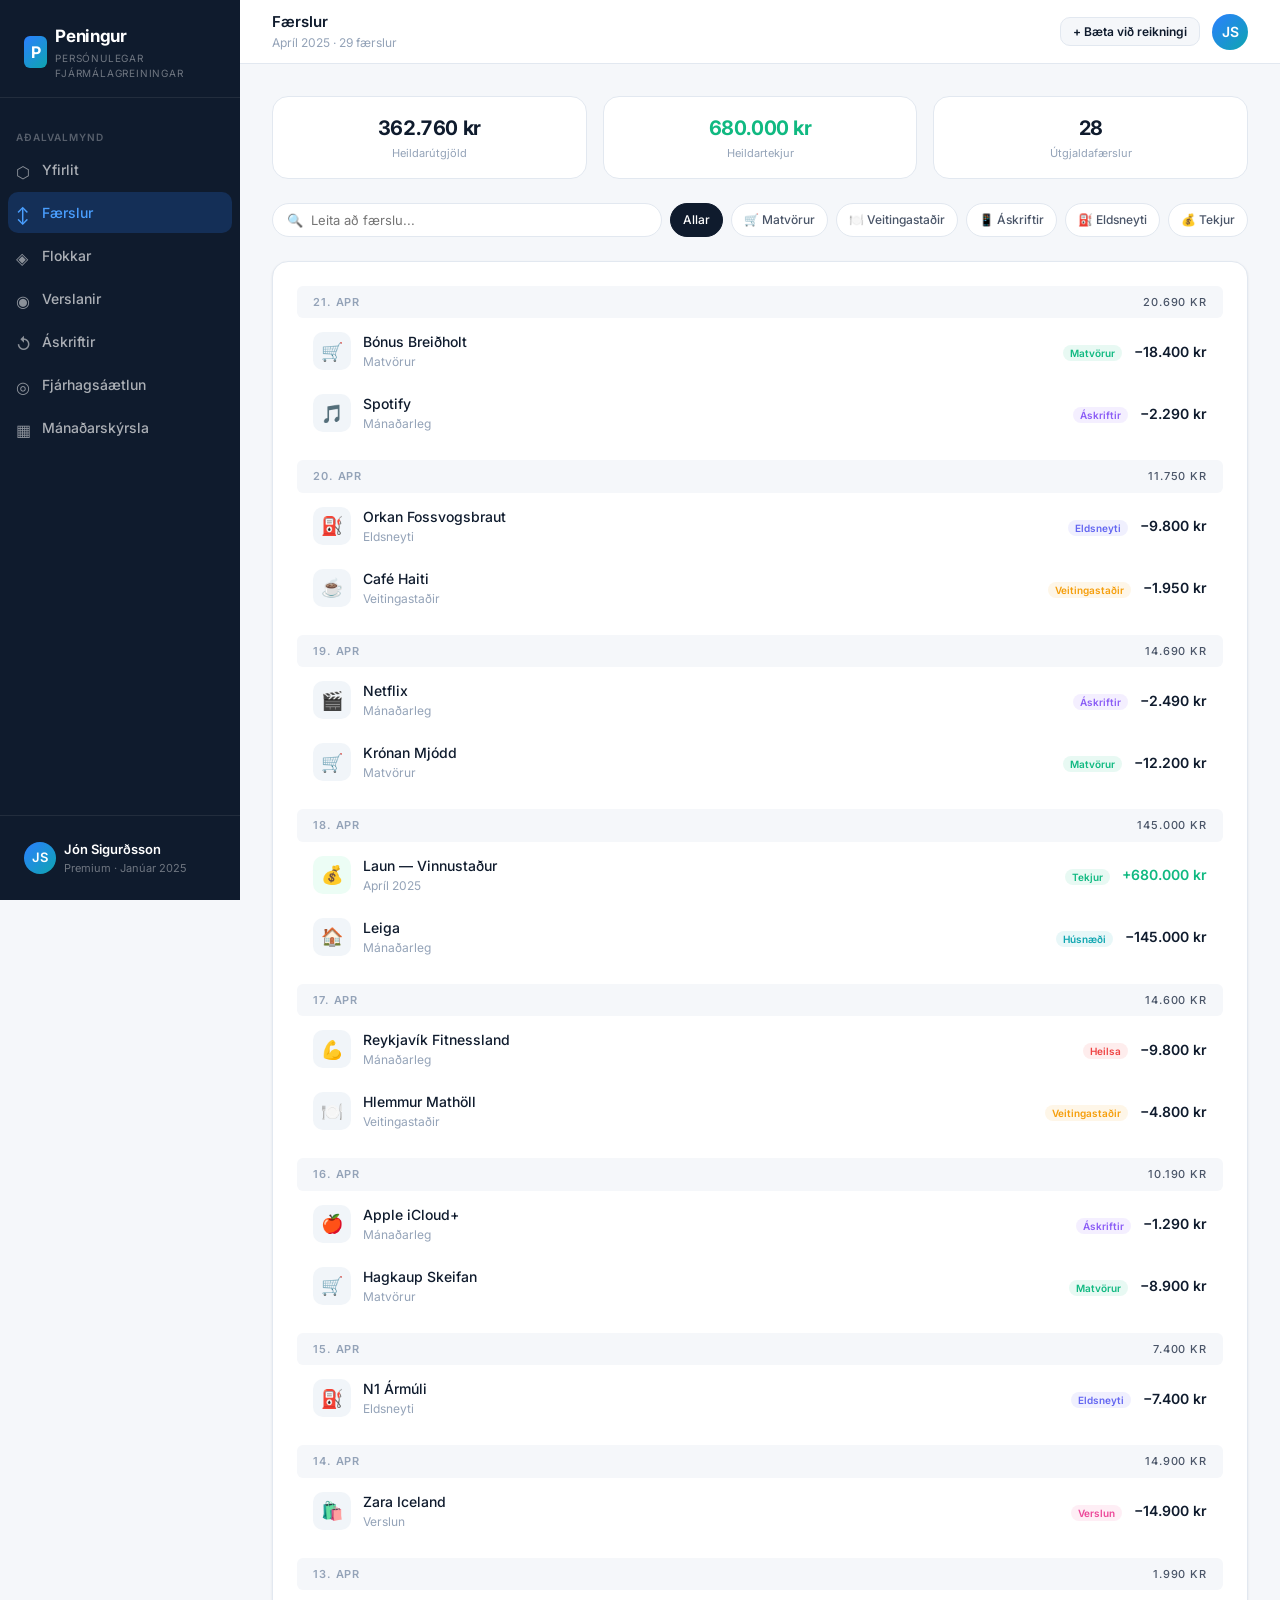
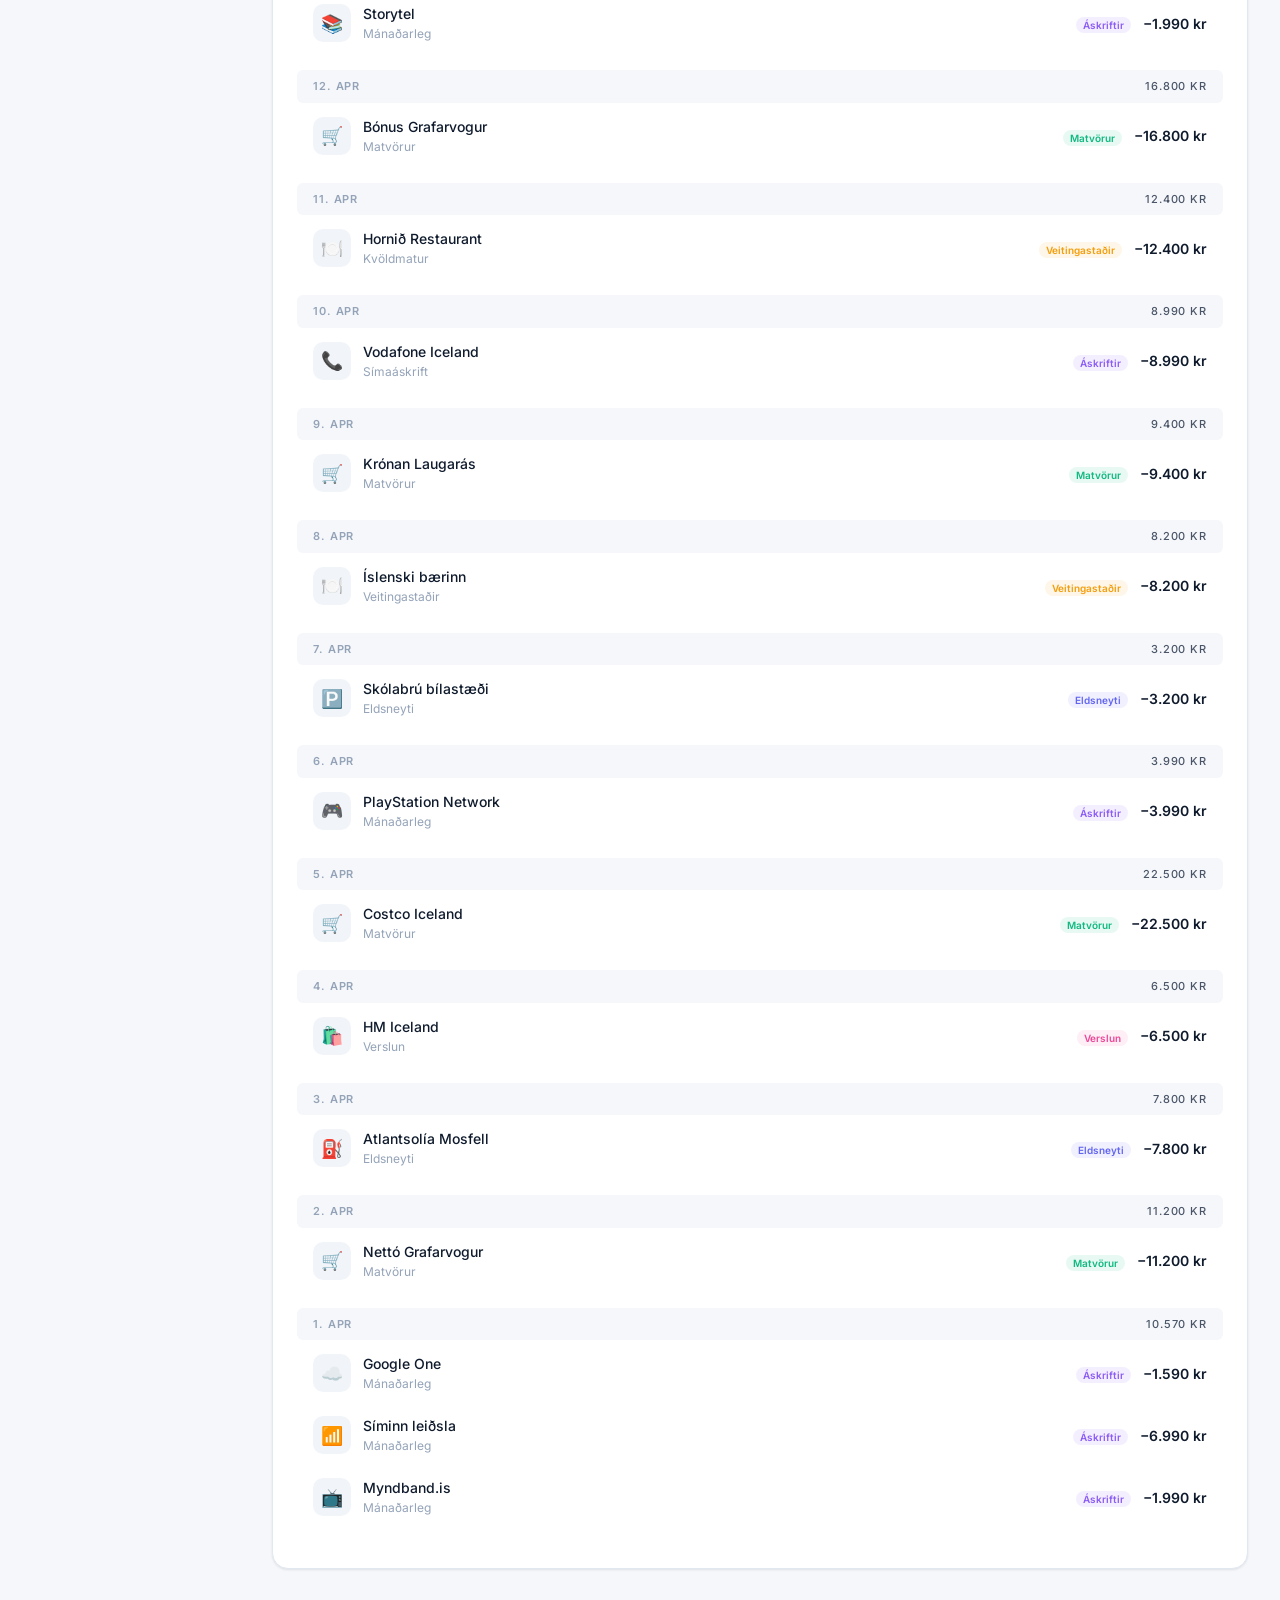
<file: pages/transactions.html>
<!DOCTYPE html>
<html lang="is">
<head>
  <meta charset="UTF-8">
  <meta name="viewport" content="width=device-width, initial-scale=1.0">
  <title>Peningur — Færslur</title>
  <link href="https://fonts.googleapis.com/css2?family=Inter:wght@400;500;600;700&display=swap" rel="stylesheet">
  <link rel="stylesheet" href="../css/design-system.css">
  <style>
    .filters-bar {
      display: flex;
      gap: 8px;
      flex-wrap: wrap;
      margin-bottom: var(--space-lg);
    }
    .filter-chip {
      display: inline-flex;
      align-items: center;
      gap: 4px;
      font-size: 12px;
      font-weight: 500;
      padding: 6px 12px;
      border-radius: var(--radius-full);
      border: 1px solid var(--border);
      background: white;
      color: var(--text-secondary);
      cursor: pointer;
      transition: all 0.15s;
    }
    .filter-chip:hover, .filter-chip.active {
      background: var(--navy);
      color: white;
      border-color: var(--navy);
    }
    .search-input {
      flex: 1;
      min-width: 200px;
      padding: 8px 14px;
      border-radius: var(--radius-full);
      border: 1px solid var(--border);
      font-family: inherit;
      font-size: 13px;
      color: var(--text-primary);
      background: white;
      outline: none;
      transition: border-color 0.15s;
    }
    .search-input:focus { border-color: var(--blue); }

    .tx-date-group { margin-bottom: var(--space-md); }
    .tx-date-label {
      font-size: 11px;
      font-weight: 600;
      color: var(--text-muted);
      text-transform: uppercase;
      letter-spacing: 0.08em;
      padding: var(--space-sm) var(--space-md);
      background: var(--bg);
      border-radius: var(--radius-sm);
      margin-bottom: 2px;
    }
    .tx-row-full {
      display: grid;
      grid-template-columns: auto 1fr auto auto;
      align-items: center;
      gap: 12px;
      padding: 11px var(--space-md);
      border-radius: var(--radius-md);
      transition: background 0.12s;
      cursor: pointer;
    }
    .tx-row-full:hover { background: var(--bg); }
    .tx-cat-badge {
      font-size: 10px;
      font-weight: 600;
      padding: 2px 7px;
      border-radius: var(--radius-full);
      background: var(--bg);
      color: var(--text-muted);
      white-space: nowrap;
    }

    .summary-row {
      display: flex;
      gap: var(--space-md);
      margin-bottom: var(--space-lg);
    }
    .summary-pill {
      flex: 1;
      background: white;
      border: 1px solid var(--border);
      border-radius: var(--radius-lg);
      padding: var(--space-md);
      text-align: center;
    }
    .summary-pill .pill-val {
      font-size: 20px;
      font-weight: 700;
      letter-spacing: -0.02em;
    }
    .summary-pill .pill-label {
      font-size: 11px;
      color: var(--text-muted);
      margin-top: 2px;
    }

    .cat-map {
      groceries: "Matvörur";
    }
  </style>
</head>
<body>
<div id="app-shell" class="app-shell"></div>
<script src="../js/data.js"></script>
<script src="../js/shell.js"></script>
<script>
  injectShell('transactions', 'Færslur', 'Apríl 2025 · 29 færslur');
  const root = document.getElementById('page-root');
  const d = APP_DATA;

  const catNames = {
    groceries: 'Matvörur',
    restaurants: 'Veitingastaðir',
    fuel: 'Eldsneyti',
    housing: 'Húsnæði',
    subscriptions: 'Áskriftir',
    shopping: 'Verslun',
    health: 'Heilsa',
    income: 'Tekjur',
    transport: 'Samgöngur',
    other: 'Annað'
  };

  const catColors = {
    groceries: '#10B981',
    restaurants: '#F59E0B',
    fuel: '#6366F1',
    housing: '#0EA5B0',
    subscriptions: '#8B5CF6',
    shopping: '#EC4899',
    health: '#EF4444',
    income: '#10B981',
    other: '#94A3B8'
  };

  // Group by date
  const grouped = {};
  d.transactions.forEach(tx => {
    if (!grouped[tx.date]) grouped[tx.date] = [];
    grouped[tx.date].push(tx);
  });

  const totalSpent = d.transactions.filter(t => t.amount < 0).reduce((s, t) => s + Math.abs(t.amount), 0);
  const totalIncome = d.transactions.filter(t => t.amount > 0).reduce((s, t) => s + t.amount, 0);
  const txCount = d.transactions.filter(t => t.amount < 0).length;

  root.innerHTML = `
    <!-- Summary pills -->
    <div class="summary-row">
      <div class="summary-pill">
        <div class="pill-val amount" style="color:var(--text-primary)">${totalSpent.toLocaleString('de-DE')} kr</div>
        <div class="pill-label">Heildarútgjöld</div>
      </div>
      <div class="summary-pill">
        <div class="pill-val amount" style="color:var(--green)">${totalIncome.toLocaleString('de-DE')} kr</div>
        <div class="pill-label">Heildartekjur</div>
      </div>
      <div class="summary-pill">
        <div class="pill-val">${txCount}</div>
        <div class="pill-label">Útgjaldafærslur</div>
      </div>
    </div>

    <!-- Filters -->
    <div class="filters-bar">
      <input type="text" class="search-input" placeholder="🔍  Leita að færslu..." id="txSearch">
      <button class="filter-chip active" onclick="filterCat(this,'all')">Allar</button>
      <button class="filter-chip" onclick="filterCat(this,'groceries')">🛒 Matvörur</button>
      <button class="filter-chip" onclick="filterCat(this,'restaurants')">🍽️ Veitingastaðir</button>
      <button class="filter-chip" onclick="filterCat(this,'subscriptions')">📱 Áskriftir</button>
      <button class="filter-chip" onclick="filterCat(this,'fuel')">⛽ Eldsneyti</button>
      <button class="filter-chip" onclick="filterCat(this,'income')">💰 Tekjur</button>
    </div>

    <!-- Transaction list -->
    <div class="card card-pad" id="txContainer">
      ${Object.keys(grouped).sort((a,b)=>b.localeCompare(a)).map(date => {
        const txs = grouped[date];
        const dayTotal = txs.filter(t=>t.amount<0).reduce((s,t)=>s+Math.abs(t.amount),0);
        return `
        <div class="tx-date-group" data-date="${date}">
          <div class="tx-date-label" style="display:flex;justify-content:space-between">
            <span>${formatDate(date)}</span>
            ${dayTotal > 0 ? `<span style="font-weight:500;color:var(--text-secondary)">${dayTotal.toLocaleString('de-DE')} kr</span>` : ''}
          </div>
          ${txs.map(tx => {
            const isIncome = tx.amount > 0;
            const catName = catNames[tx.category] || tx.category;
            const catColor = catColors[tx.category] || '#94A3B8';
            return `
            <div class="tx-row-full" data-category="${tx.category}">
              <div class="tx-icon" style="background:${isIncome ? 'var(--green-pale)' : '#f1f5f9'}">${tx.icon}</div>
              <div class="tx-info">
                <div class="tx-merchant">${tx.merchant}</div>
                <div class="tx-meta">${tx.note || catName}</div>
              </div>
              <div>
                <span class="tx-cat-badge" style="background:${catColor}18;color:${catColor}">${catName}</span>
              </div>
              <div class="tx-amount ${isIncome ? 'income' : ''}">
                ${isIncome ? '+' : '−'}${Math.abs(tx.amount).toLocaleString('de-DE')} kr
              </div>
            </div>`;
          }).join('')}
        </div>`;
      }).join('')}
    </div>
  `;

  window.filterCat = function(el, cat) {
    document.querySelectorAll('.filter-chip').forEach(c => c.classList.remove('active'));
    el.classList.add('active');
    document.querySelectorAll('.tx-row-full').forEach(row => {
      if (cat === 'all' || row.dataset.category === cat) {
        row.style.display = '';
      } else {
        row.style.display = 'none';
      }
    });
  };

  document.getElementById('txSearch').addEventListener('input', function() {
    const q = this.value.toLowerCase();
    document.querySelectorAll('.tx-row-full').forEach(row => {
      const merchant = row.querySelector('.tx-merchant').textContent.toLowerCase();
      row.style.display = merchant.includes(q) ? '' : 'none';
    });
  });
</script>
</body>
</html>
</file>
<file: css/design-system.css>
/* ===========================
   PENINGUR — Design System
   =========================== */

:root {
  /* Brand Colors */
  --navy: #0F1B2D;
  --navy-mid: #1A2D45;
  --navy-light: #243850;
  --blue: #2B7FFF;
  --blue-soft: #4A9FFF;
  --blue-pale: #E8F2FF;
  --teal: #0EA5B0;
  --teal-pale: #E6F8FA;

  /* Neutrals */
  --white: #FFFFFF;
  --bg: #F5F7FA;
  --bg-card: #FFFFFF;
  --border: #E2E8F0;
  --border-strong: #CBD5E1;
  --text-primary: #0F1B2D;
  --text-secondary: #4A5568;
  --text-muted: #94A3B8;
  --text-inverse: #FFFFFF;

  /* Semantic */
  --green: #10B981;
  --green-pale: #ECFDF5;
  --amber: #F59E0B;
  --amber-pale: #FFFBEB;
  --red: #EF4444;
  --red-pale: #FEF2F2;
  --purple: #8B5CF6;
  --purple-pale: #F5F3FF;

  /* Category Colors */
  --cat-groceries: #10B981;
  --cat-restaurants: #F59E0B;
  --cat-fuel: #6366F1;
  --cat-housing: #0EA5B0;
  --cat-subscriptions: #8B5CF6;
  --cat-shopping: #EC4899;
  --cat-health: #EF4444;
  --cat-transport: #3B82F6;
  --cat-travel: #14B8A6;
  --cat-kids: #F97316;
  --cat-other: #94A3B8;

  /* Spacing */
  --space-xs: 4px;
  --space-sm: 8px;
  --space-md: 16px;
  --space-lg: 24px;
  --space-xl: 32px;
  --space-2xl: 48px;
  --space-3xl: 64px;

  /* Radius */
  --radius-sm: 6px;
  --radius-md: 10px;
  --radius-lg: 16px;
  --radius-xl: 24px;
  --radius-full: 9999px;

  /* Shadow */
  --shadow-sm: 0 1px 3px rgba(15,27,45,0.06), 0 1px 2px rgba(15,27,45,0.04);
  --shadow-md: 0 4px 12px rgba(15,27,45,0.08), 0 2px 6px rgba(15,27,45,0.05);
  --shadow-lg: 0 10px 30px rgba(15,27,45,0.10), 0 4px 12px rgba(15,27,45,0.06);
  --shadow-blue: 0 4px 20px rgba(43,127,255,0.25);

  /* Typography */
  --font-sans: 'Inter', -apple-system, BlinkMacSystemFont, 'Segoe UI', sans-serif;
  --font-mono: 'JetBrains Mono', 'Fira Code', monospace;

  /* Sidebar */
  --sidebar-width: 240px;
  --topbar-height: 64px;
}

/* ===========================
   Reset & Base
   =========================== */

*, *::before, *::after {
  box-sizing: border-box;
  margin: 0;
  padding: 0;
}

html {
  font-size: 16px;
  -webkit-font-smoothing: antialiased;
  -moz-osx-font-smoothing: grayscale;
}

body {
  font-family: var(--font-sans);
  background: var(--bg);
  color: var(--text-primary);
  line-height: 1.5;
}

a {
  color: inherit;
  text-decoration: none;
}

button {
  cursor: pointer;
  border: none;
  background: none;
  font-family: inherit;
}

/* ===========================
   Typography
   =========================== */

.text-xs { font-size: 11px; line-height: 1.4; }
.text-sm { font-size: 13px; line-height: 1.5; }
.text-base { font-size: 15px; line-height: 1.5; }
.text-lg { font-size: 17px; line-height: 1.4; }
.text-xl { font-size: 20px; line-height: 1.3; }
.text-2xl { font-size: 24px; line-height: 1.25; }
.text-3xl { font-size: 30px; line-height: 1.2; }
.text-4xl { font-size: 38px; line-height: 1.1; }

.font-normal { font-weight: 400; }
.font-medium { font-weight: 500; }
.font-semibold { font-weight: 600; }
.font-bold { font-weight: 700; }

.text-primary { color: var(--text-primary); }
.text-secondary { color: var(--text-secondary); }
.text-muted { color: var(--text-muted); }
.text-inverse { color: var(--text-inverse); }
.text-blue { color: var(--blue); }
.text-green { color: var(--green); }
.text-amber { color: var(--amber); }
.text-red { color: var(--red); }

.amount {
  font-variant-numeric: tabular-nums;
  letter-spacing: -0.02em;
}

/* ===========================
   Layout
   =========================== */

.app-shell {
  display: flex;
  min-height: 100vh;
}

.sidebar {
  width: var(--sidebar-width);
  background: var(--navy);
  display: flex;
  flex-direction: column;
  position: fixed;
  top: 0;
  left: 0;
  bottom: 0;
  z-index: 100;
  overflow-y: auto;
}

.main-content {
  margin-left: var(--sidebar-width);
  flex: 1;
  min-height: 100vh;
  display: flex;
  flex-direction: column;
}

.topbar {
  height: var(--topbar-height);
  background: var(--white);
  border-bottom: 1px solid var(--border);
  display: flex;
  align-items: center;
  justify-content: space-between;
  padding: 0 var(--space-xl);
  position: sticky;
  top: 0;
  z-index: 50;
}

.page-content {
  flex: 1;
  padding: var(--space-xl);
  max-width: 1200px;
  width: 100%;
}

/* ===========================
   Sidebar
   =========================== */

.sidebar-logo {
  padding: var(--space-lg) var(--space-lg) var(--space-md);
  border-bottom: 1px solid rgba(255,255,255,0.08);
}

.sidebar-logo .logo-mark {
  display: flex;
  align-items: center;
  gap: var(--space-sm);
}

.logo-icon {
  width: 32px;
  height: 32px;
  background: linear-gradient(135deg, var(--blue), var(--teal));
  border-radius: var(--radius-sm);
  display: flex;
  align-items: center;
  justify-content: center;
  font-size: 16px;
  font-weight: 700;
  color: white;
  letter-spacing: -0.05em;
}

.logo-text {
  font-size: 17px;
  font-weight: 700;
  color: white;
  letter-spacing: -0.02em;
}

.logo-sub {
  font-size: 10px;
  color: rgba(255,255,255,0.4);
  text-transform: uppercase;
  letter-spacing: 0.08em;
  margin-top: 1px;
}

.sidebar-nav {
  padding: var(--space-md) var(--space-sm);
  flex: 1;
}

.nav-section-label {
  font-size: 10px;
  font-weight: 600;
  text-transform: uppercase;
  letter-spacing: 0.1em;
  color: rgba(255,255,255,0.3);
  padding: var(--space-md) var(--space-sm) var(--space-xs);
}

.nav-item {
  display: flex;
  align-items: center;
  gap: var(--space-sm);
  padding: 10px var(--space-sm);
  border-radius: var(--radius-md);
  color: rgba(255,255,255,0.65);
  font-size: 14px;
  font-weight: 500;
  transition: all 0.15s ease;
  margin-bottom: 2px;
}

.nav-item:hover {
  background: rgba(255,255,255,0.08);
  color: rgba(255,255,255,0.9);
}

.nav-item.active {
  background: rgba(43,127,255,0.2);
  color: var(--blue-soft);
}

.nav-item .nav-icon {
  width: 18px;
  height: 18px;
  opacity: 0.8;
  flex-shrink: 0;
}

.nav-item.active .nav-icon {
  opacity: 1;
}

.sidebar-footer {
  padding: var(--space-md);
  border-top: 1px solid rgba(255,255,255,0.08);
}

.user-chip {
  display: flex;
  align-items: center;
  gap: var(--space-sm);
  padding: var(--space-sm);
  border-radius: var(--radius-md);
  cursor: pointer;
  transition: background 0.15s;
}

.user-chip:hover {
  background: rgba(255,255,255,0.06);
}

.user-avatar {
  width: 32px;
  height: 32px;
  border-radius: var(--radius-full);
  background: linear-gradient(135deg, var(--blue), var(--teal));
  display: flex;
  align-items: center;
  justify-content: center;
  font-size: 13px;
  font-weight: 600;
  color: white;
  flex-shrink: 0;
}

.user-info .user-name {
  font-size: 13px;
  font-weight: 600;
  color: white;
}

.user-info .user-plan {
  font-size: 11px;
  color: rgba(255,255,255,0.4);
}

/* ===========================
   Cards
   =========================== */

.card {
  background: var(--bg-card);
  border-radius: var(--radius-lg);
  border: 1px solid var(--border);
  box-shadow: var(--shadow-sm);
}

.card-pad {
  padding: var(--space-lg);
}

.card-header {
  display: flex;
  align-items: center;
  justify-content: space-between;
  margin-bottom: var(--space-md);
}

.card-title {
  font-size: 14px;
  font-weight: 600;
  color: var(--text-primary);
}

.card-action {
  font-size: 12px;
  font-weight: 500;
  color: var(--blue);
  cursor: pointer;
}

.card-action:hover {
  text-decoration: underline;
}

/* ===========================
   Stat Cards
   =========================== */

.stat-grid {
  display: grid;
  grid-template-columns: repeat(auto-fit, minmax(200px, 1fr));
  gap: var(--space-md);
  margin-bottom: var(--space-xl);
}

.stat-card {
  background: var(--bg-card);
  border-radius: var(--radius-lg);
  border: 1px solid var(--border);
  padding: var(--space-lg);
  box-shadow: var(--shadow-sm);
}

.stat-card.primary {
  background: linear-gradient(135deg, var(--navy) 0%, var(--navy-mid) 100%);
  border-color: transparent;
  box-shadow: var(--shadow-lg);
}

.stat-label {
  font-size: 12px;
  font-weight: 500;
  color: var(--text-muted);
  text-transform: uppercase;
  letter-spacing: 0.06em;
  margin-bottom: var(--space-sm);
}

.stat-card.primary .stat-label {
  color: rgba(255,255,255,0.5);
}

.stat-value {
  font-size: 28px;
  font-weight: 700;
  color: var(--text-primary);
  letter-spacing: -0.03em;
  line-height: 1;
  margin-bottom: var(--space-xs);
}

.stat-card.primary .stat-value {
  color: white;
}

.stat-sub {
  font-size: 12px;
  color: var(--text-muted);
  display: flex;
  align-items: center;
  gap: 4px;
}

.stat-card.primary .stat-sub {
  color: rgba(255,255,255,0.5);
}

.stat-badge {
  display: inline-flex;
  align-items: center;
  gap: 2px;
  font-size: 11px;
  font-weight: 600;
  padding: 2px 6px;
  border-radius: var(--radius-full);
}

.stat-badge.up {
  background: var(--red-pale);
  color: var(--red);
}

.stat-badge.down {
  background: var(--green-pale);
  color: var(--green);
}

.stat-badge.neutral {
  background: var(--bg);
  color: var(--text-muted);
}

/* ===========================
   Badges & Tags
   =========================== */

.badge {
  display: inline-flex;
  align-items: center;
  gap: 4px;
  font-size: 11px;
  font-weight: 600;
  padding: 3px 8px;
  border-radius: var(--radius-full);
}

.badge-blue { background: var(--blue-pale); color: var(--blue); }
.badge-green { background: var(--green-pale); color: var(--green); }
.badge-amber { background: var(--amber-pale); color: var(--amber); }
.badge-red { background: var(--red-pale); color: var(--red); }
.badge-purple { background: var(--purple-pale); color: var(--purple); }
.badge-teal { background: var(--teal-pale); color: var(--teal); }

/* ===========================
   Progress Bar
   =========================== */

.progress-track {
  height: 6px;
  background: var(--border);
  border-radius: var(--radius-full);
  overflow: hidden;
}

.progress-fill {
  height: 100%;
  border-radius: var(--radius-full);
  transition: width 0.4s ease;
}

.progress-fill.green { background: var(--green); }
.progress-fill.amber { background: var(--amber); }
.progress-fill.red { background: var(--red); }
.progress-fill.blue { background: var(--blue); }

/* ===========================
   Category Dot
   =========================== */

.cat-dot {
  width: 10px;
  height: 10px;
  border-radius: 50%;
  flex-shrink: 0;
}

/* ===========================
   Transaction Row
   =========================== */

.tx-list {
  display: flex;
  flex-direction: column;
  gap: 1px;
}

.tx-row {
  display: flex;
  align-items: center;
  gap: var(--space-md);
  padding: 12px var(--space-md);
  border-radius: var(--radius-md);
  transition: background 0.12s;
}

.tx-row:hover {
  background: var(--bg);
}

.tx-icon {
  width: 38px;
  height: 38px;
  border-radius: var(--radius-md);
  display: flex;
  align-items: center;
  justify-content: center;
  font-size: 18px;
  flex-shrink: 0;
}

.tx-info {
  flex: 1;
  min-width: 0;
}

.tx-merchant {
  font-size: 14px;
  font-weight: 500;
  color: var(--text-primary);
  white-space: nowrap;
  overflow: hidden;
  text-overflow: ellipsis;
}

.tx-meta {
  font-size: 12px;
  color: var(--text-muted);
  margin-top: 1px;
}

.tx-amount {
  font-size: 14px;
  font-weight: 600;
  color: var(--text-primary);
  text-align: right;
  white-space: nowrap;
}

.tx-amount.income {
  color: var(--green);
}

/* ===========================
   Buttons
   =========================== */

.btn {
  display: inline-flex;
  align-items: center;
  justify-content: center;
  gap: var(--space-sm);
  font-family: inherit;
  font-size: 14px;
  font-weight: 600;
  border-radius: var(--radius-md);
  padding: 10px 18px;
  transition: all 0.15s ease;
  cursor: pointer;
  border: none;
}

.btn-primary {
  background: var(--blue);
  color: white;
  box-shadow: var(--shadow-blue);
}

.btn-primary:hover {
  background: var(--blue-soft);
  transform: translateY(-1px);
}

.btn-secondary {
  background: var(--bg);
  color: var(--text-primary);
  border: 1px solid var(--border);
}

.btn-secondary:hover {
  background: var(--border);
}

.btn-ghost {
  background: transparent;
  color: var(--text-secondary);
}

.btn-ghost:hover {
  background: var(--bg);
}

.btn-sm {
  font-size: 12px;
  padding: 6px 12px;
}

.btn-lg {
  font-size: 16px;
  padding: 14px 28px;
  border-radius: var(--radius-lg);
}

/* ===========================
   Insight Card
   =========================== */

.insight-card {
  border-radius: var(--radius-lg);
  padding: var(--space-md);
  display: flex;
  gap: var(--space-md);
  align-items: flex-start;
}

.insight-card.info {
  background: var(--blue-pale);
  border: 1px solid rgba(43,127,255,0.15);
}

.insight-card.warning {
  background: var(--amber-pale);
  border: 1px solid rgba(245,158,11,0.15);
}

.insight-card.positive {
  background: var(--green-pale);
  border: 1px solid rgba(16,185,129,0.15);
}

.insight-icon {
  width: 32px;
  height: 32px;
  border-radius: var(--radius-sm);
  display: flex;
  align-items: center;
  justify-content: center;
  font-size: 16px;
  flex-shrink: 0;
}

.insight-card.info .insight-icon { background: rgba(43,127,255,0.15); }
.insight-card.warning .insight-icon { background: rgba(245,158,11,0.15); }
.insight-card.positive .insight-icon { background: rgba(16,185,129,0.15); }

.insight-body .insight-title {
  font-size: 13px;
  font-weight: 600;
  color: var(--text-primary);
  margin-bottom: 2px;
}

.insight-body .insight-text {
  font-size: 12px;
  color: var(--text-secondary);
  line-height: 1.5;
}

/* ===========================
   Chart Bar (pure CSS)
   =========================== */

.bar-chart {
  display: flex;
  align-items: flex-end;
  gap: 6px;
  height: 80px;
}

.bar-item {
  flex: 1;
  display: flex;
  flex-direction: column;
  align-items: center;
  gap: 4px;
  height: 100%;
  justify-content: flex-end;
}

.bar-fill {
  width: 100%;
  border-radius: 4px 4px 0 0;
  background: var(--blue-pale);
  transition: height 0.4s ease;
}

.bar-fill.current {
  background: var(--blue);
}

.bar-label {
  font-size: 10px;
  color: var(--text-muted);
}

/* ===========================
   Donut (placeholder ring)
   =========================== */

.donut-placeholder {
  width: 120px;
  height: 120px;
  border-radius: 50%;
  background: conic-gradient(
    var(--cat-groceries) 0% 22%,
    var(--cat-restaurants) 22% 36%,
    var(--cat-housing) 36% 58%,
    var(--cat-fuel) 58% 68%,
    var(--cat-subscriptions) 68% 78%,
    var(--cat-shopping) 78% 87%,
    var(--cat-health) 87% 93%,
    var(--cat-other) 93% 100%
  );
  position: relative;
}

.donut-placeholder::after {
  content: '';
  position: absolute;
  inset: 20px;
  border-radius: 50%;
  background: white;
}

/* ===========================
   Page Header
   =========================== */

.page-header {
  margin-bottom: var(--space-xl);
}

.page-title {
  font-size: 22px;
  font-weight: 700;
  color: var(--text-primary);
  letter-spacing: -0.02em;
}

.page-subtitle {
  font-size: 14px;
  color: var(--text-muted);
  margin-top: 4px;
}

/* ===========================
   Grid Utilities
   =========================== */

.grid-2 { display: grid; grid-template-columns: 1fr 1fr; gap: var(--space-md); }
.grid-3 { display: grid; grid-template-columns: 1fr 1fr 1fr; gap: var(--space-md); }
.grid-2-1 { display: grid; grid-template-columns: 2fr 1fr; gap: var(--space-md); }
.grid-1-2 { display: grid; grid-template-columns: 1fr 2fr; gap: var(--space-md); }

/* ===========================
   Divider
   =========================== */

.divider {
  height: 1px;
  background: var(--border);
  margin: var(--space-md) 0;
}

/* ===========================
   Scrollbar
   =========================== */

::-webkit-scrollbar { width: 5px; height: 5px; }
::-webkit-scrollbar-track { background: transparent; }
::-webkit-scrollbar-thumb { background: var(--border-strong); border-radius: 99px; }
::-webkit-scrollbar-thumb:hover { background: var(--text-muted); }

/* ===========================
   Responsive
   =========================== */

@media (max-width: 900px) {
  :root { --sidebar-width: 0px; }
  .sidebar { transform: translateX(-240px); transition: transform 0.3s ease; }
  .sidebar.open { transform: translateX(0); width: 240px; }
  .main-content { margin-left: 0; }
  .grid-2, .grid-3, .grid-2-1, .grid-1-2 { grid-template-columns: 1fr; }
  .stat-grid { grid-template-columns: 1fr 1fr; }
  .page-content { padding: var(--space-md); }
}

@media (max-width: 480px) {
  .stat-grid { grid-template-columns: 1fr; }
}
</file>
